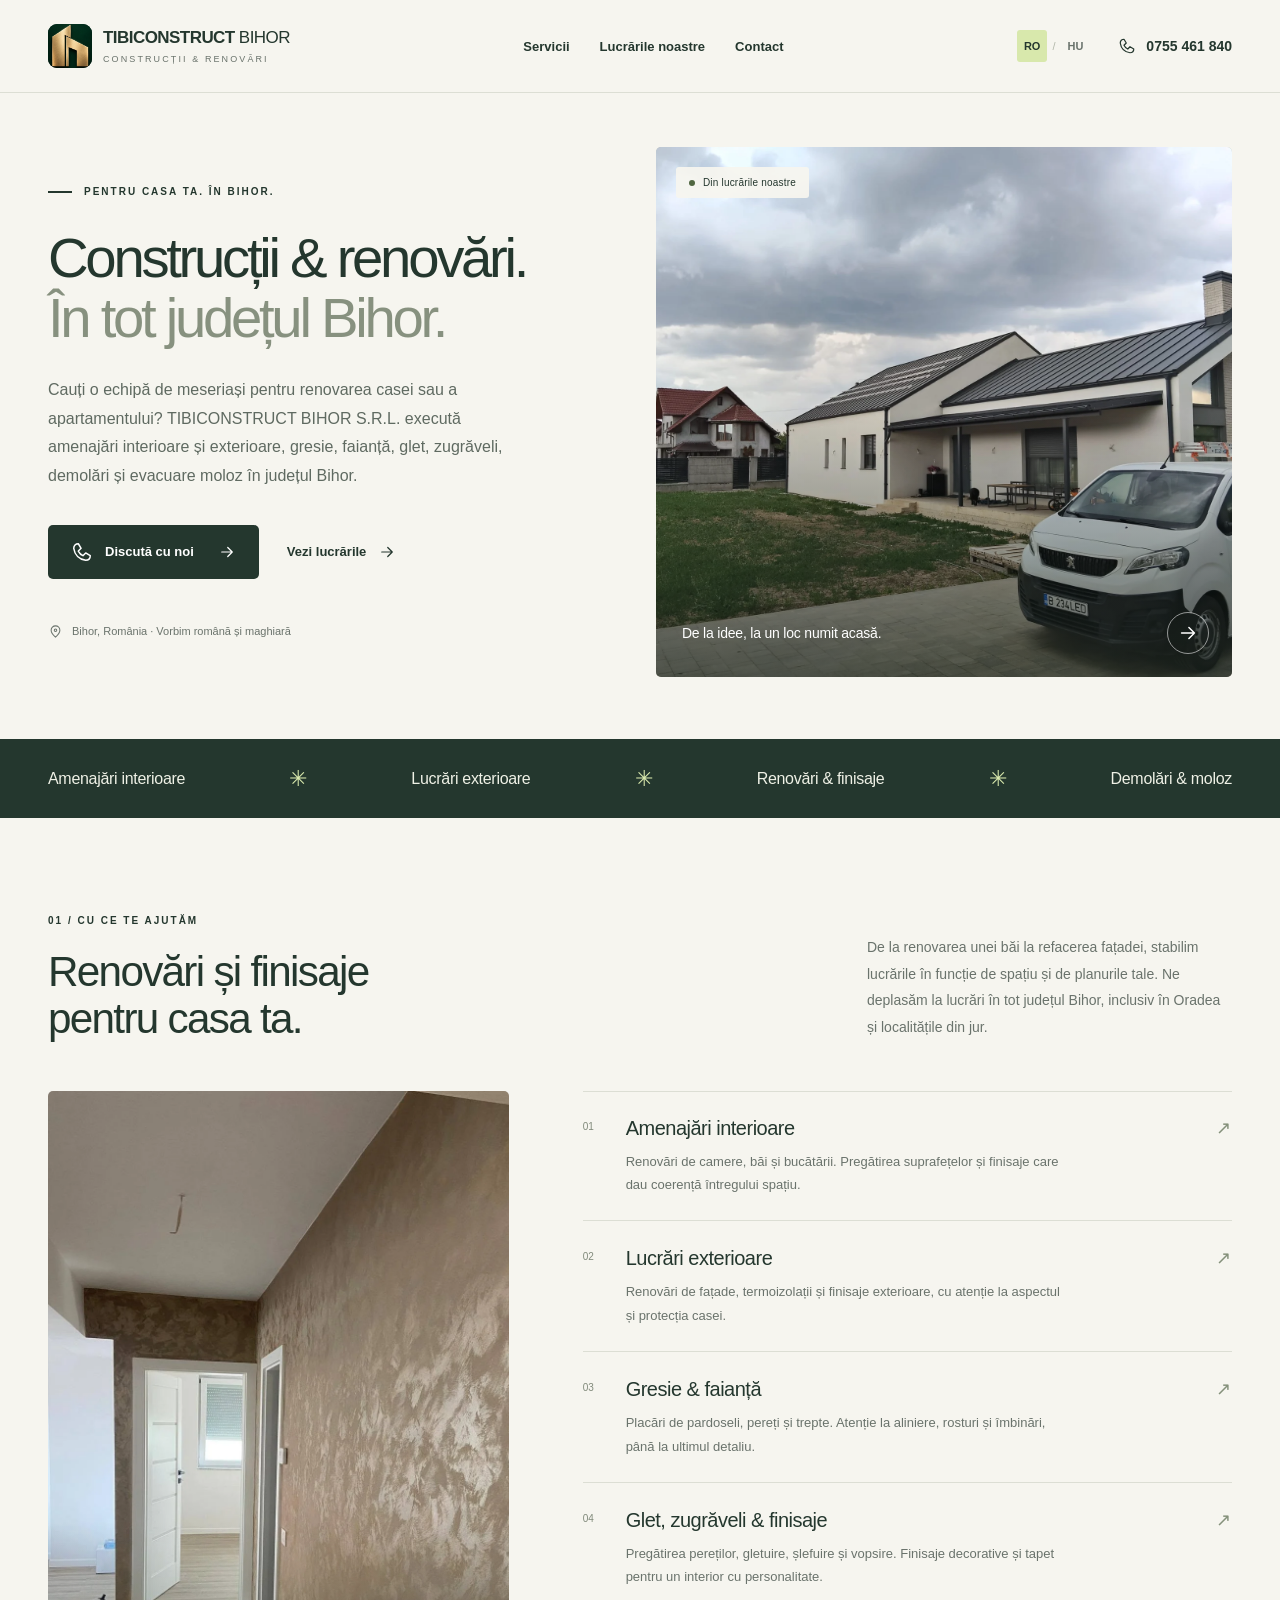
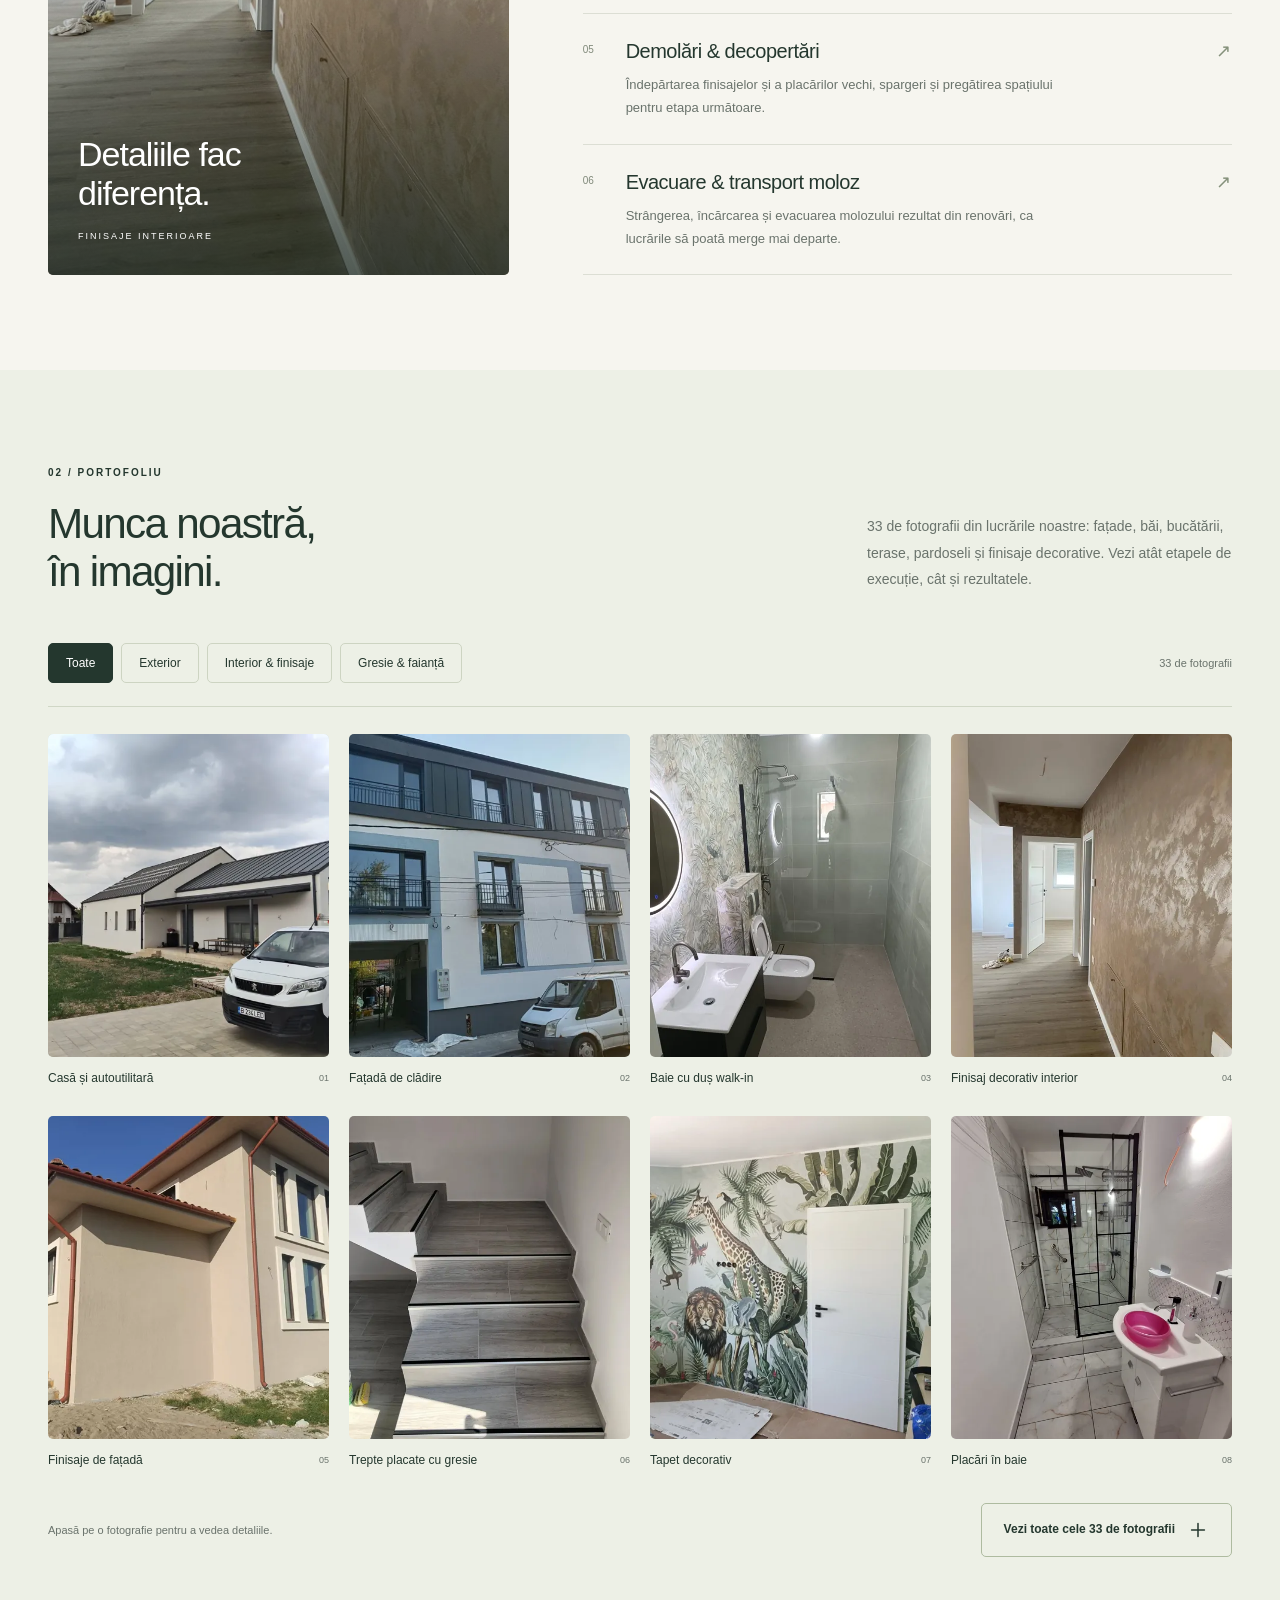
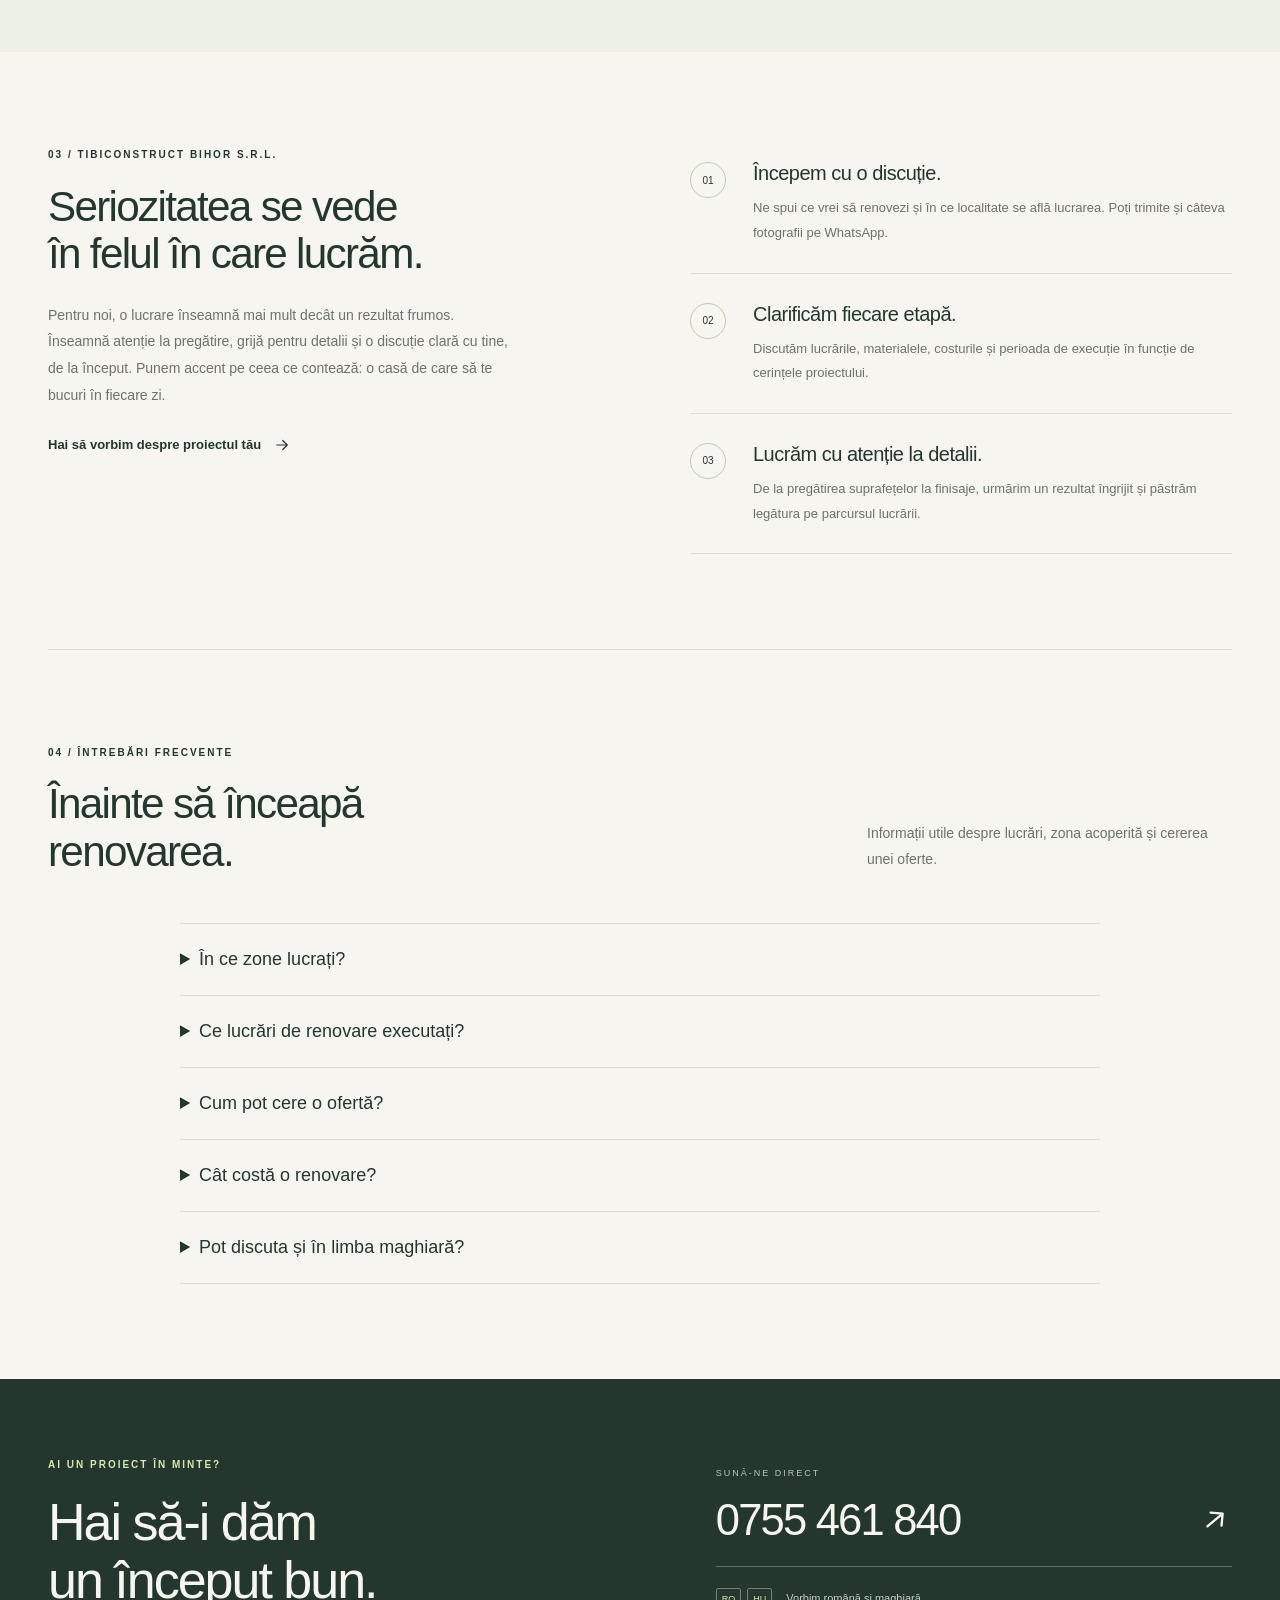
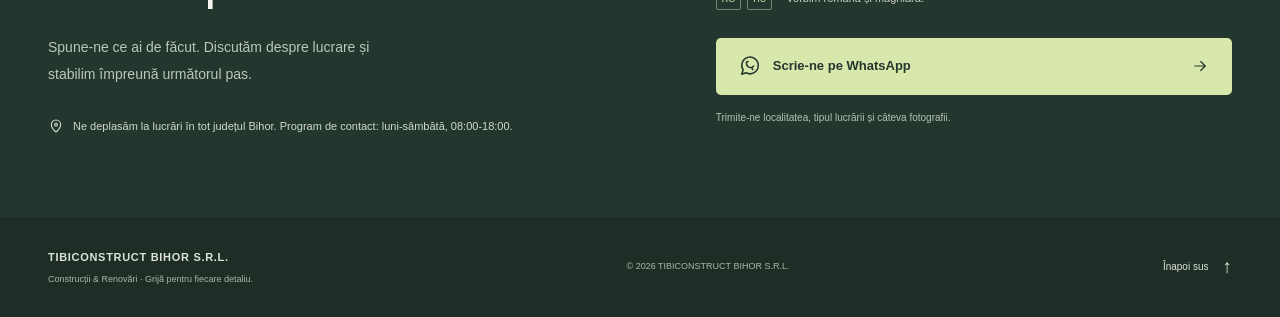
<file: index.html>
<!doctype html>
<html lang="ro">
<head>
  <meta charset="utf-8">
  <meta name="viewport" content="width=device-width, initial-scale=1">
  <meta name="theme-color" content="#24372e">
  <title>Construcții și renovări Bihor | TIBICONSTRUCT BIHOR</title>
  <meta name="description" content="Renovări în tot județul Bihor: amenajări interioare și exterioare, gresie, faianță, glet, zugrăveli și demolări. Vezi lucrările. Sună: 0755 461 840.">
  <meta property="og:title" content="Construcții și renovări Bihor | TIBICONSTRUCT BIHOR">
  <meta property="og:description" content="Renovări în tot județul Bihor: amenajări interioare și exterioare, gresie, faianță, glet, zugrăveli și demolări. Vezi lucrările. Sună: 0755 461 840.">
  <meta property="og:type" content="website">
  <meta property="og:locale" content="ro_RO">
  <meta property="og:locale:alternate" content="hu_HU">
  <meta property="og:image" content="https://pascuitiberiu.github.io/tibiconstruct-bihor/work-01.webp">
  <meta property="og:url" content="https://pascuitiberiu.github.io/tibiconstruct-bihor/">
  <link rel="canonical" href="https://pascuitiberiu.github.io/tibiconstruct-bihor/">
  <link rel="icon" href="brand-gold-v4.webp" type="image/webp">
  <link rel="preload" as="image" href="work-01.webp">
  <link rel="stylesheet" href="styles.css?v=logo5">
  <script src="photos.js?v=33" defer></script>
  <script src="app.js?v=seo2" defer></script>
  <script type="application/ld+json">{"@context": "https://schema.org", "@graph": [{"@type": "HomeAndConstructionBusiness", "@id": "https://pascuitiberiu.github.io/tibiconstruct-bihor/#company", "name": "TIBICONSTRUCT BIHOR S.R.L.", "url": "https://pascuitiberiu.github.io/tibiconstruct-bihor/", "telephone": "+40755461840", "image": "https://pascuitiberiu.github.io/tibiconstruct-bihor/work-01.webp", "logo": "https://pascuitiberiu.github.io/tibiconstruct-bihor/brand-gold-v4.webp", "areaServed": {"@type": "AdministrativeArea", "name": "Bihor, România"}, "knowsLanguage": ["ro", "hu"], "description": "Renovări în tot județul Bihor: amenajări interioare și exterioare, gresie, faianță, glet, zugrăveli și demolări. Vezi lucrările. Sună: 0755 461 840.", "hasOfferCatalog": {"@type": "OfferCatalog", "name": "Servicii / Szolgáltatások", "itemListElement": [{"@type": "Offer", "itemOffered": {"@type": "Service", "name": "Amenajări interioare", "description": "Renovări de camere, băi și bucătării. Pregătirea suprafețelor și finisaje care dau coerență întregului spațiu.", "areaServed": {"@type": "AdministrativeArea", "name": "Bihor, România"}}}, {"@type": "Offer", "itemOffered": {"@type": "Service", "name": "Lucrări exterioare", "description": "Renovări de fațade, termoizolații și finisaje exterioare, cu atenție la aspectul și protecția casei.", "areaServed": {"@type": "AdministrativeArea", "name": "Bihor, România"}}}, {"@type": "Offer", "itemOffered": {"@type": "Service", "name": "Gresie & faianță", "description": "Placări de pardoseli, pereți și trepte. Atenție la aliniere, rosturi și îmbinări, până la ultimul detaliu.", "areaServed": {"@type": "AdministrativeArea", "name": "Bihor, România"}}}, {"@type": "Offer", "itemOffered": {"@type": "Service", "name": "Glet, zugrăveli & finisaje", "description": "Pregătirea pereților, gletuire, șlefuire și vopsire. Finisaje decorative și tapet pentru un interior cu personalitate.", "areaServed": {"@type": "AdministrativeArea", "name": "Bihor, România"}}}, {"@type": "Offer", "itemOffered": {"@type": "Service", "name": "Demolări & decopertări", "description": "Îndepărtarea finisajelor și a placărilor vechi, spargeri și pregătirea spațiului pentru etapa următoare.", "areaServed": {"@type": "AdministrativeArea", "name": "Bihor, România"}}}, {"@type": "Offer", "itemOffered": {"@type": "Service", "name": "Evacuare & transport moloz", "description": "Strângerea, încărcarea și evacuarea molozului rezultat din renovări, ca lucrările să poată merge mai departe.", "areaServed": {"@type": "AdministrativeArea", "name": "Bihor, România"}}}]}, "openingHoursSpecification": {"@type": "OpeningHoursSpecification", "dayOfWeek": ["Monday", "Tuesday", "Wednesday", "Thursday", "Friday", "Saturday"], "opens": "08:00", "closes": "18:00"}}, {"@type": "WebPage", "@id": "https://pascuitiberiu.github.io/tibiconstruct-bihor/#webpage", "url": "https://pascuitiberiu.github.io/tibiconstruct-bihor/", "name": "Construcții și renovări Bihor | TIBICONSTRUCT BIHOR", "inLanguage": "ro", "about": {"@id": "https://pascuitiberiu.github.io/tibiconstruct-bihor/#company"}}]}</script>
<link rel="alternate" hreflang="ro" href="https://pascuitiberiu.github.io/tibiconstruct-bihor/"><link rel="alternate" hreflang="hu" href="https://pascuitiberiu.github.io/tibiconstruct-bihor/hu.html"><link rel="alternate" hreflang="x-default" href="https://pascuitiberiu.github.io/tibiconstruct-bihor/"><meta name="google-site-verification" content="sbTuwsCFwWC_OXNdfY-lcqjUby7at1sxFHqVlZcpsYw"><meta name="robots" content="index,follow,max-image-preview:large"></head>
<body>
  <a href="#main" class="skip-link" data-t="skip">Sari la conținut</a>
  <svg class="svg-defs" xmlns="http://www.w3.org/2000/svg" aria-hidden="true"><defs>
    <symbol id="i-arrow" viewbox="0 0 24 24"><path d="M5 12h14m-6-6 6 6-6 6"></path></symbol>
    <symbol id="i-phone" viewbox="0 0 24 24"><path d="m8 3 3 5-3 3c1.5 3 2.5 4 5 5l3-3 5 3c0 3-2 5-5 5C9 20 4 15 3 8c0-3 2-5 5-5Z"></path></symbol>
    <symbol id="i-chat" viewbox="0 0 24 24"><path d="M21 11.5a9 9 0 0 1-13.5 7.8L3 21l1.5-4.8A9 9 0 1 1 21 11.5Z"></path><path d="M8 8c0 4 2 6 6 6l2-2m-8-4 2-1m4 7 1 2"></path></symbol>
    <symbol id="i-location" viewbox="0 0 24 24"><path d="M19 10c0 5-7 11-7 11S5 15 5 10a7 7 0 1 1 14 0Z"></path><circle cx="12" cy="10" r="2"></circle></symbol>
    <symbol id="i-plus" viewbox="0 0 24 24"><path d="M12 5v14M5 12h14"></path></symbol>
    <symbol id="i-close" viewbox="0 0 24 24"><path d="m6 6 12 12M6 18 18 6"></path></symbol>
    <symbol id="i-check" viewbox="0 0 24 24"><path d="m5 12 4 4L19 6"></path></symbol>
  </defs></svg>

  <header class="site-header">
    <div class="container header-inner">
      <a class="brand" href="#" aria-label="TIBICONSTRUCT BIHOR — Acasă">
        <span class="brand-icon brand-emblem" aria-hidden="true"><img src="brand-gold-v4.webp" alt="" width="1254" height="1254"></span>
        <span><strong>TIBICONSTRUCT <span>BIHOR</span></strong><small data-t="brandSub">CONSTRUCȚII &amp; RENOVĂRI</small></span>
      </a>
      <nav class="desktop-nav" aria-label="Navigație principală" data-aria="navLabel">
        <a href="#servicii" data-t="navServices">Servicii</a><a href="#lucrari" data-t="navWork">Lucrările noastre</a><a href="#contact" data-t="navContact">Contact</a>
      </nav>
      <div class="header-actions">
        <div class="languages" role="group" aria-label="Limba / Nyelv"><a data-lang="ro" lang="ro" aria-label="Română" href="./" hreflang="ro" aria-current="page">RO</a><span>/</span><a data-lang="hu" lang="hu" aria-label="Magyar" href="hu.html" hreflang="hu">HU</a></div>
        <a class="header-phone" href="tel:+40755461840"><svg class="icon"><use href="#i-phone"></use></svg><span>0755 461 840</span></a>
      </div>
    </div>
  </header>

  <main id="main">
    <section class="hero container">
      <div class="hero-copy">
        <div class="eyebrow"><span class="tiny-line"></span><span data-t="heroEyebrow">PENTRU CASA TA. ÎN BIHOR.</span></div>
        <h1><span data-t="heroTitle1">Construcții &amp; renovări.</span><br><span class="muted-title" data-t="heroTitle2">În tot județul Bihor.</span></h1>
        <p class="hero-description" data-t="heroDescription">Cauți o echipă de meseriași pentru renovarea casei sau a apartamentului? TIBICONSTRUCT BIHOR S.R.L. execută amenajări interioare și exterioare, gresie, faianță, glet, zugrăveli, demolări și evacuare moloz în județul Bihor.</p>
        <div class="hero-buttons"><a href="tel:+40755461840" class="button button-dark"><svg class="icon"><use href="#i-phone"></use></svg><span data-t="heroCall">Discută cu noi</span><svg class="icon arrow"><use href="#i-arrow"></use></svg></a><a href="#lucrari" class="text-link"><span data-t="heroWork">Vezi lucrările</span><svg class="icon"><use href="#i-arrow"></use></svg></a></div>
        <div class="hero-footnote"><svg class="icon"><use href="#i-location"></use></svg><span data-t="heroFootnote">Bihor, România · Vorbim română și maghiară</span></div>
      </div>
      <figure class="hero-visual">
        <img src="work-01.webp" alt="Casă renovată și autoutilitară albă" data-alt="heroAlt" width="1800" height="1350" fetchpriority="high">
        <span class="image-tag"><span class="status-dot"></span><span data-t="heroImageTag">Din lucrările noastre</span></span>
        <figcaption><span data-t="heroCaption">De la idee, la un loc numit acasă.</span><a href="#lucrari" aria-label="Vezi galeria" data-aria="galleryLink"><svg class="icon"><use href="#i-arrow"></use></svg></a></figcaption>
      </figure>
    </section>

    <div class="scope-strip"><div class="container scope-inner"><span data-t="scope1">Amenajări interioare</span><span class="star" aria-hidden="true">✳</span><span data-t="scope2">Lucrări exterioare</span><span class="star" aria-hidden="true">✳</span><span data-t="scope3">Renovări &amp; finisaje</span><span class="star" aria-hidden="true">✳</span><span data-t="scope4">Demolări &amp; moloz</span></div></div>

    <section class="services section container" id="servicii">
      <div class="section-heading"><div><p class="eyebrow" data-t="servicesEyebrow">01 / CU CE TE AJUTĂM</p><h2 data-t="servicesTitle">Renovări și finisaje<br>pentru casa ta.</h2></div><p class="section-intro" data-t="servicesIntro">De la renovarea unei băi la refacerea fațadei, stabilim lucrările în funcție de spațiu și de planurile tale. Ne deplasăm la lucrări în tot județul Bihor, inclusiv în Oradea și localitățile din jur.</p></div>
      <div class="services-layout">
        <figure class="service-picture"><img src="work-04.webp" alt="Finisaj decorativ și pardoseală într-un hol" data-alt="servicesAlt" width="1200" height="1600" loading="lazy"><figcaption><span data-t="servicesCaption">Detaliile fac diferența.</span><span class="picture-label" data-t="servicesCaptionSmall">FINISAJE INTERIOARE</span></figcaption></figure>
        <div class="service-list">
          <article class="service-row"><span class="service-number">01</span><div><h3 data-t="service1Title">Amenajări interioare</h3><p data-t="service1Text">Renovări de camere, băi și bucătării. Pregătirea suprafețelor și finisaje care dau coerență întregului spațiu.</p></div><span class="row-mark" aria-hidden="true">↗</span></article>
          <article class="service-row"><span class="service-number">02</span><div><h3 data-t="service2Title">Lucrări exterioare</h3><p data-t="service2Text">Renovări de fațade, termoizolații și finisaje exterioare, cu atenție la aspectul și protecția casei.</p></div><span class="row-mark" aria-hidden="true">↗</span></article>
          <article class="service-row"><span class="service-number">03</span><div><h3 data-t="service3Title">Gresie &amp; faianță</h3><p data-t="service3Text">Placări de pardoseli, pereți și trepte. Atenție la aliniere, rosturi și îmbinări, până la ultimul detaliu.</p></div><span class="row-mark" aria-hidden="true">↗</span></article>
          <article class="service-row"><span class="service-number">04</span><div><h3 data-t="service4Title">Glet, zugrăveli &amp; finisaje</h3><p data-t="service4Text">Pregătirea pereților, gletuire, șlefuire și vopsire. Finisaje decorative și tapet pentru un interior cu personalitate.</p></div><span class="row-mark" aria-hidden="true">↗</span></article>
          <article class="service-row"><span class="service-number">05</span><div><h3 data-t="service5Title">Demolări &amp; decopertări</h3><p data-t="service5Text">Îndepărtarea finisajelor și a placărilor vechi, spargeri și pregătirea spațiului pentru etapa următoare.</p></div><span class="row-mark" aria-hidden="true">↗</span></article>
          <article class="service-row"><span class="service-number">06</span><div><h3 data-t="service6Title">Evacuare &amp; transport moloz</h3><p data-t="service6Text">Strângerea, încărcarea și evacuarea molozului rezultat din renovări, ca lucrările să poată merge mai departe.</p></div><span class="row-mark" aria-hidden="true">↗</span></article>
        </div>
      </div>
    </section>

    <section class="portfolio section" id="lucrari"><div class="container">
      <div class="section-heading"><div><p class="eyebrow" data-t="workEyebrow">02 / PORTOFOLIU</p><h2 data-t="workTitle">Munca noastră,<br>în imagini.</h2></div><p class="section-intro" data-t="workIntro">33 de fotografii din lucrările noastre: fațade, băi, bucătării, terase, pardoseli și finisaje decorative. Vezi atât etapele de execuție, cât și rezultatele.</p></div>
      <div class="gallery-toolbar"><div class="filters" role="group" aria-label="Filtrează fotografiile" data-aria="filterLabel"><button type="button" data-filter="all" aria-pressed="true" data-t="filterAll">Toate</button><button type="button" data-filter="exterior" aria-pressed="false" data-t="filterExterior">Exterior</button><button type="button" data-filter="interior" aria-pressed="false" data-t="filterInterior">Interior &amp; finisaje</button><button type="button" data-filter="tiles" aria-pressed="false" data-t="filterTiles">Gresie &amp; faianță</button></div><p id="photo-count" class="photo-count" aria-live="polite">33 de fotografii</p></div>
      <div class="gallery-grid" id="gallery"><figure class="gallery-item"><a href="work-01.webp" aria-label="Casă și autoutilitară"><img src="work-01-thumb.webp" alt="Casă și autoutilitară" width="2048" height="1536" loading="lazy" decoding="async"></a><figcaption><span>Casă și autoutilitară</span><span>01</span></figcaption></figure><figure class="gallery-item"><a href="work-02.webp" aria-label="Fațadă de clădire"><img src="work-02-thumb.webp" alt="Fațadă de clădire" width="2048" height="1536" loading="lazy" decoding="async"></a><figcaption><span>Fațadă de clădire</span><span>02</span></figcaption></figure><figure class="gallery-item"><a href="work-03.webp" aria-label="Baie cu duș walk-in"><img src="work-03-thumb.webp" alt="Baie cu duș walk-in" width="1536" height="2048" loading="lazy" decoding="async"></a><figcaption><span>Baie cu duș walk-in</span><span>03</span></figcaption></figure><figure class="gallery-item"><a href="work-04.webp" aria-label="Finisaj decorativ interior"><img src="work-04-thumb.webp" alt="Finisaj decorativ interior" width="1200" height="1600" loading="lazy" decoding="async"></a><figcaption><span>Finisaj decorativ interior</span><span>04</span></figcaption></figure><figure class="gallery-item"><a href="work-05.webp" aria-label="Finisaje de fațadă"><img src="work-05-thumb.webp" alt="Finisaje de fațadă" width="2048" height="1536" loading="lazy" decoding="async"></a><figcaption><span>Finisaje de fațadă</span><span>05</span></figcaption></figure><figure class="gallery-item"><a href="work-06.webp" aria-label="Trepte placate cu gresie"><img src="work-06-thumb.webp" alt="Trepte placate cu gresie" width="1200" height="1600" loading="lazy" decoding="async"></a><figcaption><span>Trepte placate cu gresie</span><span>06</span></figcaption></figure><figure class="gallery-item"><a href="work-07.webp" aria-label="Tapet decorativ"><img src="work-07-thumb.webp" alt="Tapet decorativ" width="2048" height="1536" loading="lazy" decoding="async"></a><figcaption><span>Tapet decorativ</span><span>07</span></figcaption></figure><figure class="gallery-item"><a href="work-08.webp" aria-label="Placări în baie"><img src="work-08-thumb.webp" alt="Placări în baie" width="1500" height="2000" loading="lazy" decoding="async"></a><figcaption><span>Placări în baie</span><span>08</span></figcaption></figure><figure class="gallery-item"><a href="work-09.webp" aria-label="Termoizolație în lucru"><img src="work-09-thumb.webp" alt="Termoizolație în lucru" width="2048" height="1536" loading="lazy" decoding="async"></a><figcaption><span>Termoizolație în lucru</span><span>09</span></figcaption></figure><figure class="gallery-item"><a href="work-10.webp" aria-label="Lucrări exterioare pe schelă"><img src="work-10-thumb.webp" alt="Lucrări exterioare pe schelă" width="2048" height="1536" loading="lazy" decoding="async"></a><figcaption><span>Lucrări exterioare pe schelă</span><span>10</span></figcaption></figure><figure class="gallery-item"><a href="work-11.webp" aria-label="Fațadă și intrare"><img src="work-11-thumb.webp" alt="Fațadă și intrare" width="2048" height="1536" loading="lazy" decoding="async"></a><figcaption><span>Fațadă și intrare</span><span>11</span></figcaption></figure><figure class="gallery-item"><a href="work-12.webp" aria-label="Detalii de fațadă"><img src="work-12-thumb.webp" alt="Detalii de fațadă" width="2048" height="1536" loading="lazy" decoding="async"></a><figcaption><span>Detalii de fațadă</span><span>12</span></figcaption></figure><figure class="gallery-item"><a href="work-13.webp" aria-label="Lucrări la exteriorul casei"><img src="work-13-thumb.webp" alt="Lucrări la exteriorul casei" width="2048" height="1536" loading="lazy" decoding="async"></a><figcaption><span>Lucrări la exteriorul casei</span><span>13</span></figcaption></figure><figure class="gallery-item"><a href="work-14.webp" aria-label="Renovare la exterior"><img src="work-14-thumb.webp" alt="Renovare la exterior" width="1600" height="1200" loading="lazy" decoding="async"></a><figcaption><span>Renovare la exterior</span><span>14</span></figcaption></figure><figure class="gallery-item"><a href="work-15.webp" aria-label="Plafon de terasă"><img src="work-15-thumb.webp" alt="Plafon de terasă" width="720" height="960" loading="lazy" decoding="async"></a><figcaption><span>Plafon de terasă</span><span>15</span></figcaption></figure><figure class="gallery-item"><a href="work-16.webp" aria-label="Montaj de gresie"><img src="work-16-thumb.webp" alt="Montaj de gresie" width="1200" height="1600" loading="lazy" decoding="async"></a><figcaption><span>Montaj de gresie</span><span>16</span></figcaption></figure><figure class="gallery-item"><a href="work-17.webp" aria-label="Gresie și faianță în bucătărie"><img src="work-17-thumb.webp" alt="Gresie și faianță în bucătărie" width="1200" height="1600" loading="lazy" decoding="async"></a><figcaption><span>Gresie și faianță în bucătărie</span><span>17</span></figcaption></figure><figure class="gallery-item"><a href="work-18.webp" aria-label="Pardoseală și scară interioară"><img src="work-18-thumb.webp" alt="Pardoseală și scară interioară" width="900" height="1600" loading="lazy" decoding="async"></a><figcaption><span>Pardoseală și scară interioară</span><span>18</span></figcaption></figure><figure class="gallery-item"><a href="work-19.webp" aria-label="Baie cu gresie și faianță"><img src="work-19-thumb.webp" alt="Baie cu gresie și faianță" width="1536" height="2048" loading="lazy" decoding="async"></a><figcaption><span>Baie cu gresie și faianță</span><span>19</span></figcaption></figure><figure class="gallery-item"><a href="work-20.webp" aria-label="Placare de pardoseală în lucru"><img src="work-20-thumb.webp" alt="Placare de pardoseală în lucru" width="1200" height="1600" loading="lazy" decoding="async"></a><figcaption><span>Placare de pardoseală în lucru</span><span>20</span></figcaption></figure><figure class="gallery-item"><a href="work-21.webp" aria-label="Detaliu de trepte"><img src="work-21-thumb.webp" alt="Detaliu de trepte" width="1200" height="1600" loading="lazy" decoding="async"></a><figcaption><span>Detaliu de trepte</span><span>21</span></figcaption></figure><figure class="gallery-item"><a href="work-22.webp" aria-label="Detalii de placare lângă cadă"><img src="work-22-thumb.webp" alt="Detalii de placare lângă cadă" width="900" height="1600" loading="lazy" decoding="async"></a><figcaption><span>Detalii de placare lângă cadă</span><span>22</span></figcaption></figure><figure class="gallery-item"><a href="work-23.webp" aria-label="Faianță decorativă și duș"><img src="work-23-thumb.webp" alt="Faianță decorativă și duș" width="1536" height="2048" loading="lazy" decoding="async"></a><figcaption><span>Faianță decorativă și duș</span><span>23</span></figcaption></figure><figure class="gallery-item"><a href="work-24.webp" aria-label="Faianță de bucătărie"><img src="work-24-thumb.webp" alt="Faianță de bucătărie" width="1200" height="1600" loading="lazy" decoding="async"></a><figcaption><span>Faianță de bucătărie</span><span>24</span></figcaption></figure><figure class="gallery-item"><a href="work-25.webp" aria-label="Tapet cu motive botanice"><img src="work-25-thumb.webp" alt="Tapet cu motive botanice" width="2048" height="1536" loading="lazy" decoding="async"></a><figcaption><span>Tapet cu motive botanice</span><span>25</span></figcaption></figure><figure class="gallery-item"><a href="work-26.webp" aria-label="Pardoseală cu gresie"><img src="work-26-thumb.webp" alt="Pardoseală cu gresie" width="1152" height="2048" loading="lazy" decoding="async"></a><figcaption><span>Pardoseală cu gresie</span><span>26</span></figcaption></figure><figure class="gallery-item"><a href="work-27.webp" aria-label="Montaj de plăci ceramice"><img src="work-27-thumb.webp" alt="Montaj de plăci ceramice" width="1536" height="2048" loading="lazy" decoding="async"></a><figcaption><span>Montaj de plăci ceramice</span><span>27</span></figcaption></figure><figure class="gallery-item"><a href="work-28.webp" aria-label="Placare de perete în lucru"><img src="work-28-thumb.webp" alt="Placare de perete în lucru" width="1536" height="2048" loading="lazy" decoding="async"></a><figcaption><span>Placare de perete în lucru</span><span>28</span></figcaption></figure><figure class="gallery-item"><a href="work-29.webp" aria-label="Lucrări de fațadă în desfășurare"><img src="work-29-thumb.webp" alt="Lucrări de fațadă în desfășurare" width="960" height="720" loading="lazy" decoding="async"></a><figcaption><span>Lucrări de fațadă în desfășurare</span><span>29</span></figcaption></figure><figure class="gallery-item"><a href="work-30.webp" aria-label="Placări exterioare în jurul piscinei"><img src="work-30-thumb.webp" alt="Placări exterioare în jurul piscinei" width="1200" height="1600" loading="lazy" decoding="async"></a><figcaption><span>Placări exterioare în jurul piscinei</span><span>30</span></figcaption></figure><figure class="gallery-item"><a href="work-31.webp" aria-label="Renovare de fațadă"><img src="work-31-thumb.webp" alt="Renovare de fațadă" width="720" height="960" loading="lazy" decoding="async"></a><figcaption><span>Renovare de fațadă</span><span>31</span></figcaption></figure><figure class="gallery-item"><a href="work-32.webp" aria-label="Fațadă renovată"><img src="work-32-thumb.webp" alt="Fațadă renovată" width="528" height="960" loading="lazy" decoding="async"></a><figcaption><span>Fațadă renovată</span><span>32</span></figcaption></figure><figure class="gallery-item"><a href="work-33.webp" aria-label="Terasă placată lângă piscină"><img src="work-33-thumb.webp" alt="Terasă placată lângă piscină" width="1200" height="1600" loading="lazy" decoding="async"></a><figcaption><span>Terasă placată lângă piscină</span><span>33</span></figcaption></figure></div>
      <div class="gallery-bottom"><p data-t="galleryHint">Apasă pe o fotografie pentru a vedea detaliile.</p><button type="button" class="button button-outline" id="show-more" hidden=""><span data-t="showAll">Vezi toate cele 33 de fotografii</span><svg class="icon"><use href="#i-plus"></use></svg></button></div>
    </div></section>

    <section class="about section container" id="despre">
      <div class="about-heading"><p class="eyebrow" data-t="aboutEyebrow">03 / TIBICONSTRUCT BIHOR S.R.L.</p><h2 data-t="aboutTitle">Seriozitatea se vede<br>în felul în care lucrăm.</h2><p data-t="aboutText">Pentru noi, o lucrare înseamnă mai mult decât un rezultat frumos. Înseamnă atenție la pregătire, grijă pentru detalii și o discuție clară cu tine, de la început. Punem accent pe ceea ce contează: o casă de care să te bucuri în fiecare zi.</p><a href="#contact" class="text-link"><span data-t="aboutCta">Hai să vorbim despre proiectul tău</span><svg class="icon"><use href="#i-arrow"></use></svg></a></div>
      <div class="steps"><article class="step"><span>01</span><div><h3 data-t="step1Title">Începem cu o discuție.</h3><p data-t="step1Text">Ne spui ce vrei să renovezi și în ce localitate se află lucrarea. Poți trimite și câteva fotografii pe WhatsApp.</p></div></article><article class="step"><span>02</span><div><h3 data-t="step2Title">Clarificăm fiecare etapă.</h3><p data-t="step2Text">Discutăm lucrările, materialele, costurile și perioada de execuție în funcție de cerințele proiectului.</p></div></article><article class="step"><span>03</span><div><h3 data-t="step3Title">Lucrăm cu atenție la detalii.</h3><p data-t="step3Text">De la pregătirea suprafețelor la finisaje, urmărim un rezultat îngrijit și păstrăm legătura pe parcursul lucrării.</p></div></article></div>
    </section>

    <section class="faq-section section container" id="intrebari"><div class="section-heading"><div><p class="eyebrow" data-t="faqEyebrow">04 / ÎNTREBĂRI FRECVENTE</p><h2 data-t="faqTitle">Înainte să înceapă<br>renovarea.</h2></div><p class="section-intro" data-t="faqIntro">Informații utile despre lucrări, zona acoperită și cererea unei oferte.</p></div><div class="faq-list"><details><summary data-t="faqQ1">În ce zone lucrați?</summary><p data-t="faqA1">Lucrăm în tot județul Bihor, inclusiv în Oradea și localitățile din jur. Spune-ne localitatea și tipul lucrării, iar noi discutăm cu tine detaliile și disponibilitatea.</p></details><details><summary data-t="faqQ2">Ce lucrări de renovare executați?</summary><p data-t="faqA2">Executăm renovări interioare și exterioare, montaj de gresie și faianță, glet, zugrăveli, finisaje decorative, lucrări la fațade și termoizolații. Putem include demolările, decopertările și evacuarea molozului în lucrările stabilite împreună.</p></details><details><summary data-t="faqQ3">Cum pot cere o ofertă?</summary><p data-t="faqA3">Sună la 0755 461 840 sau trimite pe WhatsApp localitatea, câteva fotografii, suprafața aproximativă și ce dorești să renovezi. Clarificăm lucrările înainte de a stabili costurile și perioada de execuție.</p></details><details><summary data-t="faqQ4">Cât costă o renovare?</summary><p data-t="faqA4">Costul depinde de suprafață, starea suportului, pregătirea necesară, materialele alese și complexitatea lucrării. Discutăm concret aceste detalii pentru o ofertă potrivită proiectului tău.</p></details><details><summary data-t="faqQ5">Pot discuta și în limba maghiară?</summary><p data-t="faqA5">Da. Vorbim română și maghiară, atât la telefon, cât și în discuțiile despre lucrare.</p></details></div></section><section class="contact" id="contact"><div class="container contact-inner">
      <div class="contact-copy"><p class="eyebrow" data-t="contactEyebrow">AI UN PROIECT ÎN MINTE?</p><h2 data-t="contactTitle">Hai să-i dăm<br>un început bun.</h2><p data-t="contactText">Spune-ne ce ai de făcut. Discutăm despre lucrare și stabilim împreună următorul pas.</p><div class="contact-area"><svg class="icon"><use href="#i-location"></use></svg><span data-t="contactArea">Ne deplasăm la lucrări în tot județul Bihor. Program de contact: luni-sâmbătă, 08:00-18:00.</span></div></div>
      <div class="contact-details"><p class="contact-label" data-t="contactPhoneLabel">SUNĂ-NE DIRECT</p><a class="big-phone" href="tel:+40755461840">0755 461 840<svg class="icon"><use href="#i-arrow"></use></svg></a><div class="contact-languages"><span>RO</span><span>HU</span><p data-t="contactLanguages">Vorbim română și maghiară.</p></div><a class="button button-lime whatsapp-link" href="https://wa.me/40755461840" target="_blank" rel="noopener noreferrer"><svg class="icon"><use href="#i-chat"></use></svg><span data-t="contactWhatsApp">Scrie-ne pe WhatsApp</span><svg class="icon arrow"><use href="#i-arrow"></use></svg></a><p class="contact-note" data-t="contactNote">Trimite-ne localitatea, tipul lucrării și câteva fotografii.</p></div>
    </div></section>
  </main>

  <footer class="site-footer"><div class="container footer-inner"><div><strong>TIBICONSTRUCT BIHOR S.R.L.</strong><p data-t="footerTagline">Construcții &amp; Renovări · Grijă pentru fiecare detaliu.</p></div><p class="copyright">© 2026 TIBICONSTRUCT BIHOR S.R.L.</p><a href="#" class="back-top"><span data-t="backTop">Înapoi sus</span><span aria-hidden="true">↑</span></a></div></footer>
  <div class="mobile-contact"><a href="tel:+40755461840"><svg class="icon"><use href="#i-phone"></use></svg><span data-t="mobileCall">Sună acum</span></a><a class="whatsapp-link" href="https://wa.me/40755461840" target="_blank" rel="noopener noreferrer"><svg class="icon"><use href="#i-chat"></use></svg><span>WhatsApp</span></a></div>
  <dialog id="lightbox" class="lightbox" aria-label="Galerie foto" data-aria="lightboxLabel"><div class="lightbox-top"><span id="lightbox-count"></span><button class="icon-button" id="lightbox-close" type="button" aria-label="Închide galeria" data-aria="closeLabel"><svg class="icon"><use href="#i-close"></use></svg></button></div><div class="lightbox-stage"><button class="icon-button lightbox-prev" id="lightbox-prev" type="button" aria-label="Fotografia anterioară" data-aria="prevLabel"><svg class="icon"><use href="#i-arrow"></use></svg></button><img id="lightbox-image" alt=""><button class="icon-button lightbox-next" id="lightbox-next" type="button" aria-label="Fotografia următoare" data-aria="nextLabel"><svg class="icon"><use href="#i-arrow"></use></svg></button></div><p id="lightbox-caption"></p></dialog>
</body>
</html>
</file>
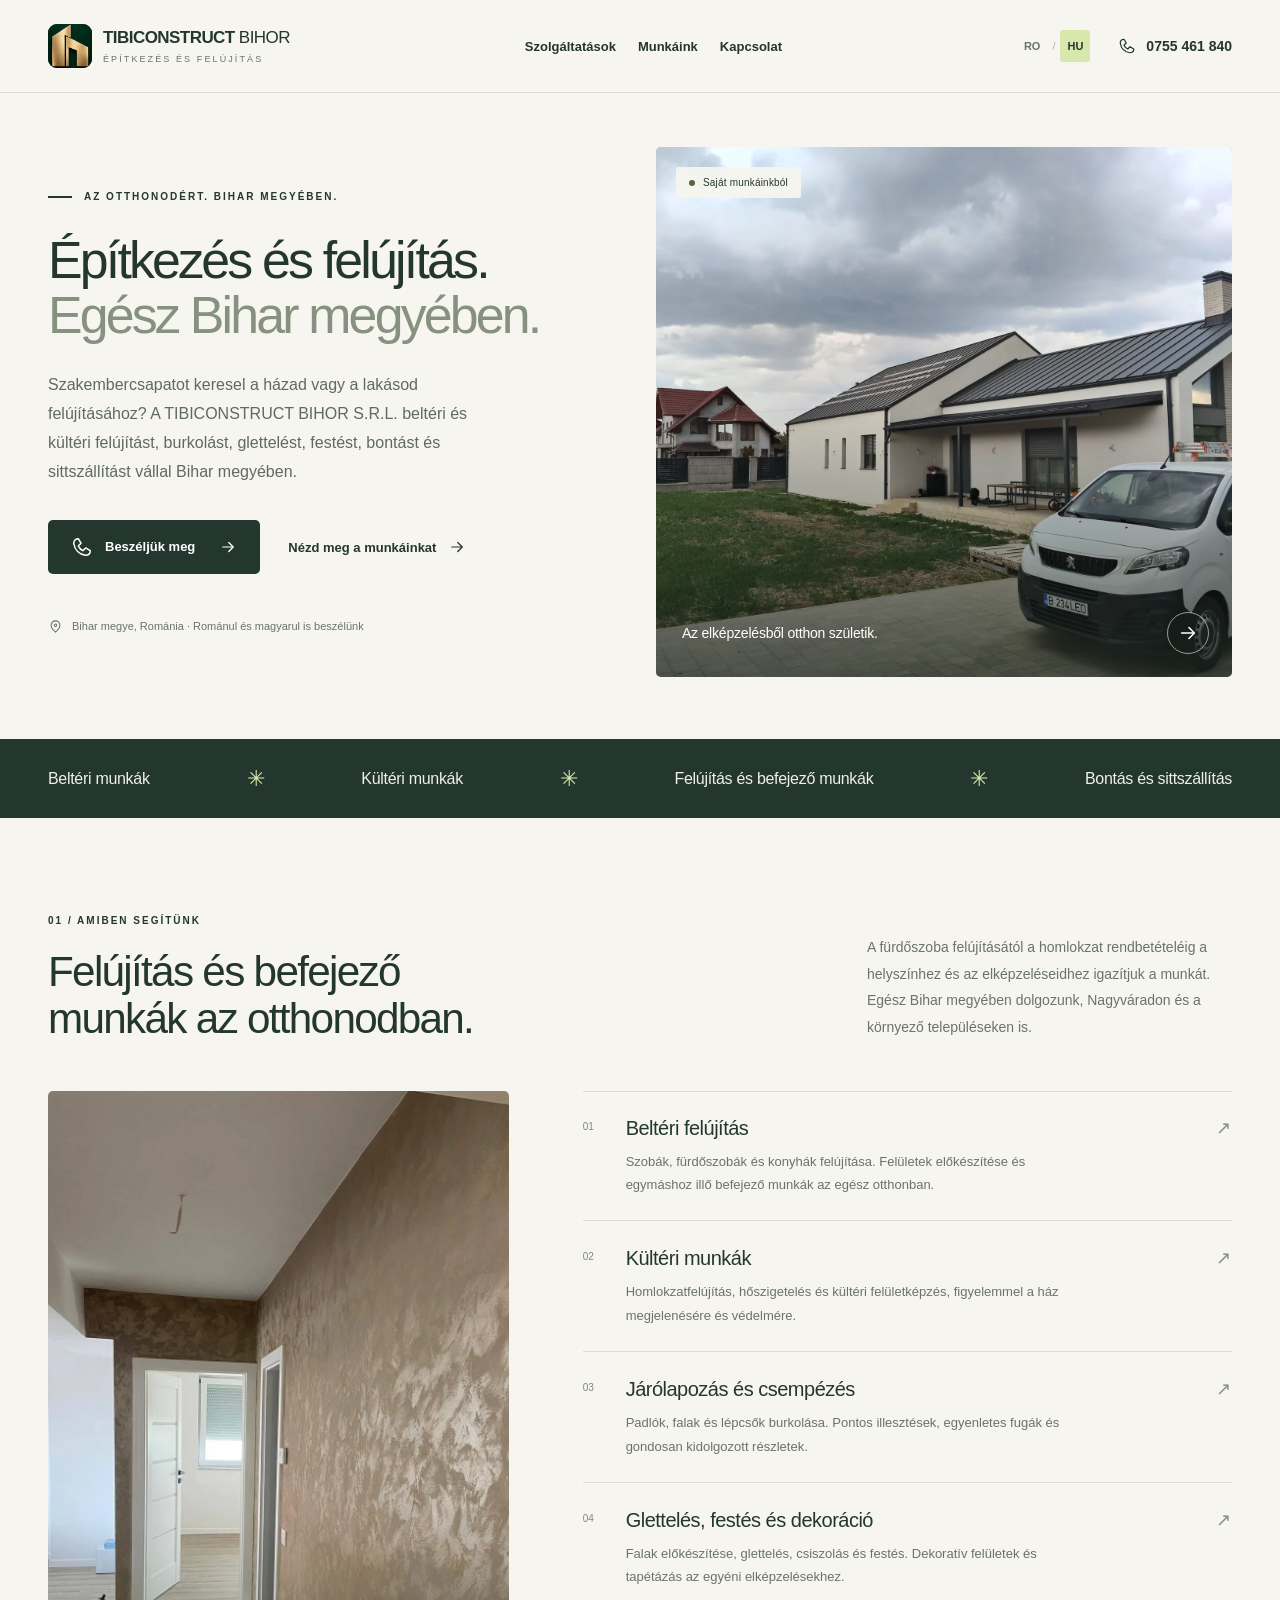
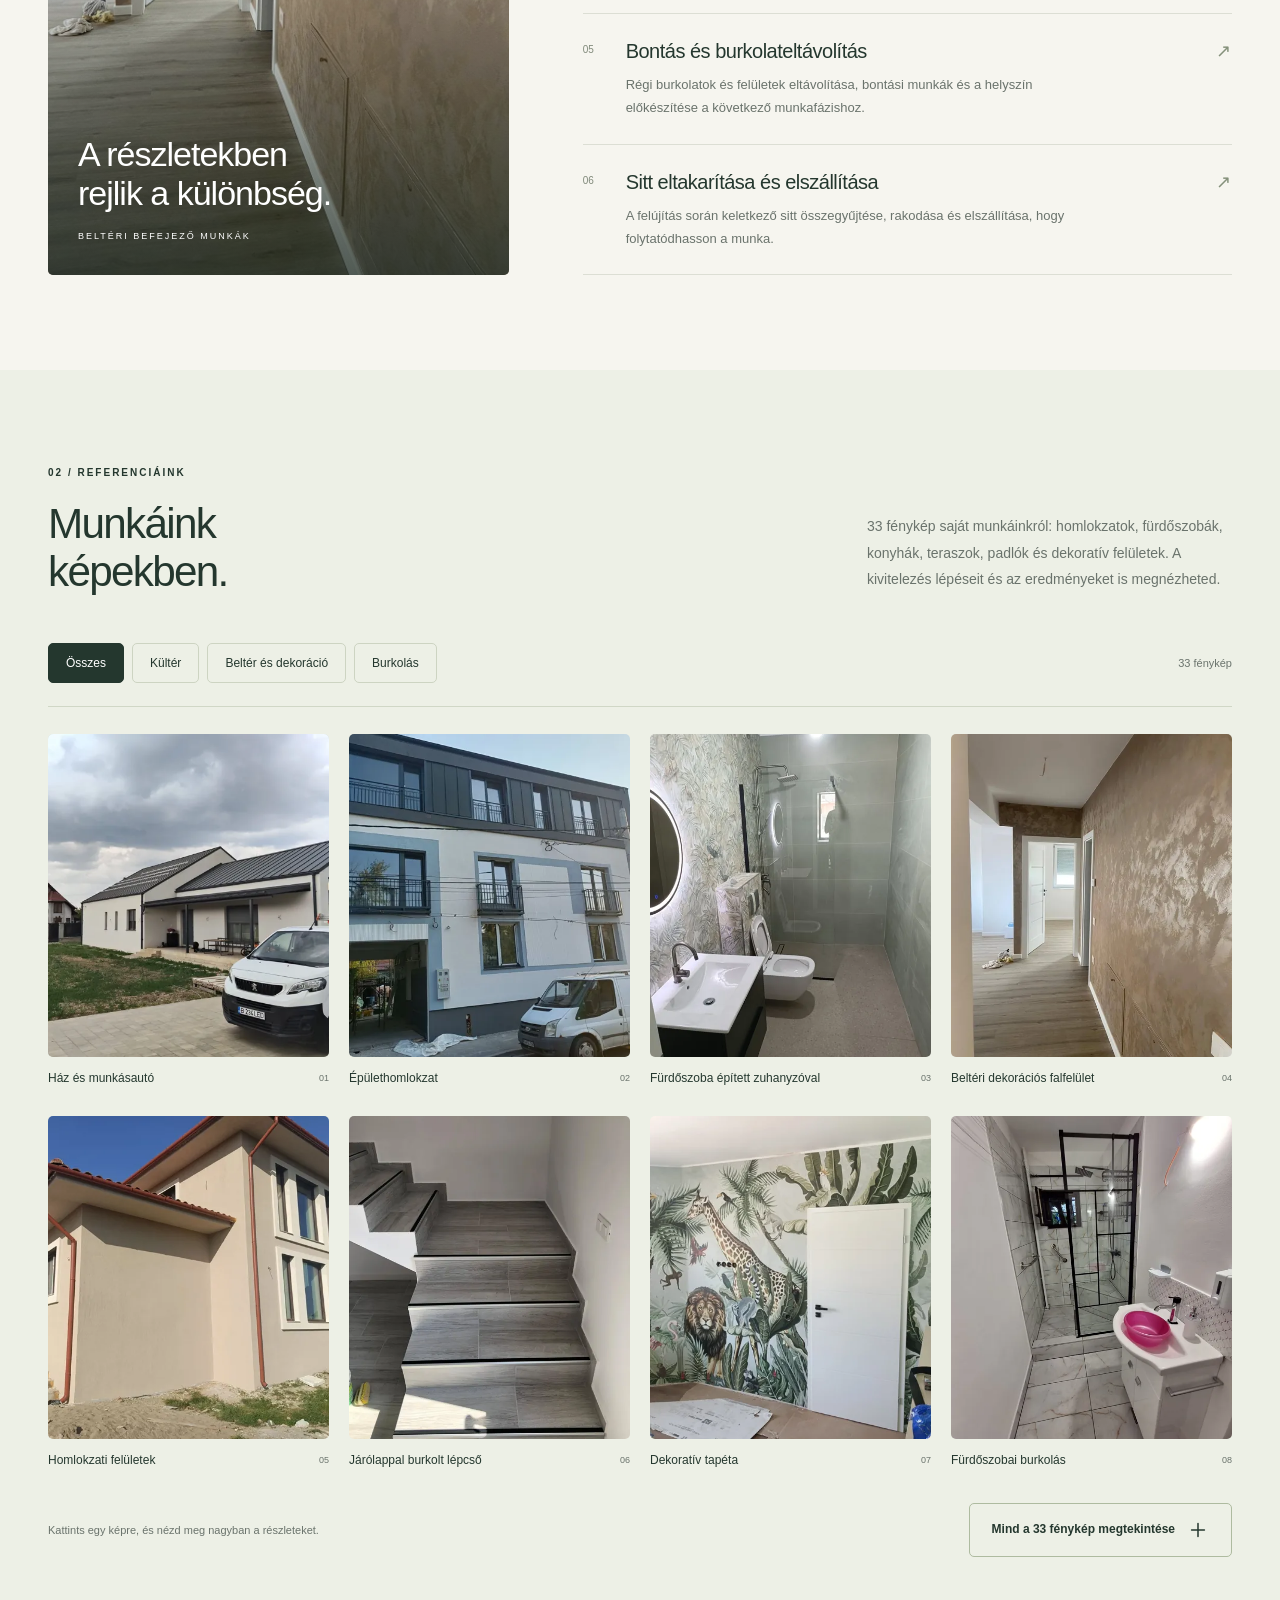
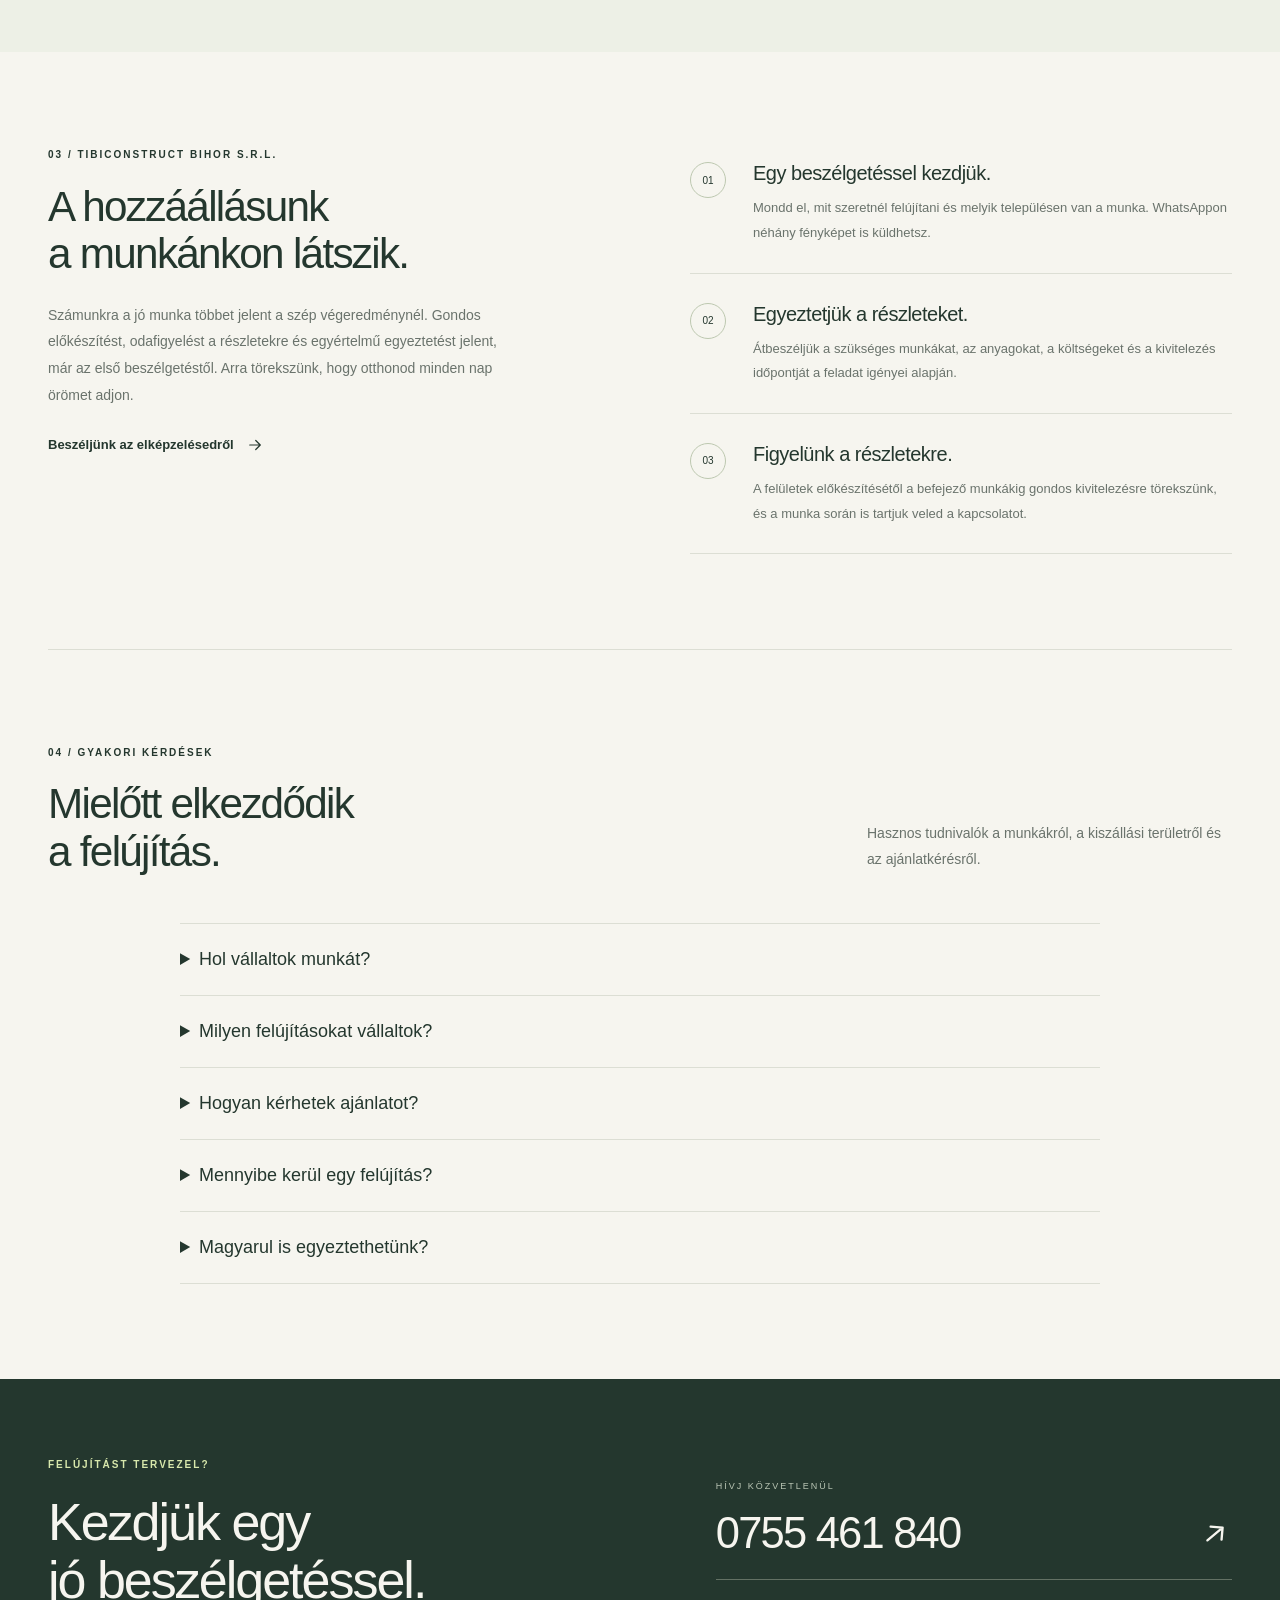
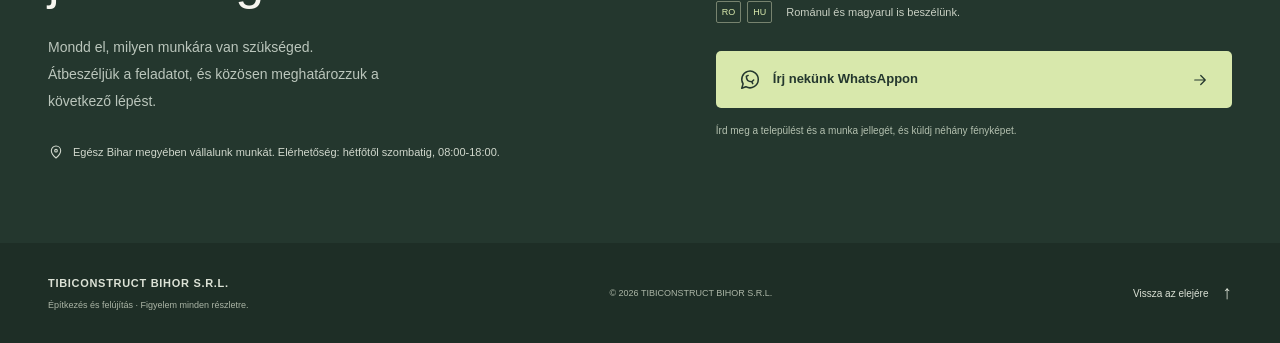
<file: hu.html>
<!doctype html>
<html lang="hu">
<head>
  <meta charset="utf-8">
  <meta name="viewport" content="width=device-width, initial-scale=1">
  <meta name="theme-color" content="#24372e">
  <title>Felújítás Bihar megyében | TIBICONSTRUCT BIHOR</title>
  <meta name="description" content="Beltéri és kültéri felújítás egész Bihar megyében. Burkolás, glettelés, festés, homlokzatfelújítás, bontás és sittszállítás. Telefon: 0755 461 840.">
  <meta property="og:title" content="Felújítás Bihar megyében | TIBICONSTRUCT BIHOR">
  <meta property="og:description" content="Beltéri és kültéri felújítás egész Bihar megyében. Burkolás, glettelés, festés, homlokzatfelújítás, bontás és sittszállítás. Telefon: 0755 461 840.">
  <meta property="og:type" content="website">
  <meta property="og:locale" content="hu_HU">
  <meta property="og:locale:alternate" content="ro_RO">
  <meta property="og:image" content="https://pascuitiberiu.github.io/tibiconstruct-bihor/work-01.webp">
  <meta property="og:url" content="https://pascuitiberiu.github.io/tibiconstruct-bihor/hu.html">
  <link rel="canonical" href="https://pascuitiberiu.github.io/tibiconstruct-bihor/hu.html">
  <link rel="icon" href="brand-gold-v4.webp" type="image/webp">
  <link rel="preload" as="image" href="work-01.webp">
  <link rel="stylesheet" href="styles.css?v=logo5">
  <script src="photos.js?v=33" defer></script>
  <script src="app.js?v=seo2" defer></script>
  <script type="application/ld+json">{"@context": "https://schema.org", "@graph": [{"@type": "HomeAndConstructionBusiness", "@id": "https://pascuitiberiu.github.io/tibiconstruct-bihor/#company", "name": "TIBICONSTRUCT BIHOR S.R.L.", "url": "https://pascuitiberiu.github.io/tibiconstruct-bihor/", "telephone": "+40755461840", "image": "https://pascuitiberiu.github.io/tibiconstruct-bihor/work-01.webp", "logo": "https://pascuitiberiu.github.io/tibiconstruct-bihor/brand-gold-v4.webp", "areaServed": {"@type": "AdministrativeArea", "name": "Bihor, România"}, "knowsLanguage": ["ro", "hu"], "description": "Beltéri és kültéri felújítás egész Bihar megyében. Burkolás, glettelés, festés, homlokzatfelújítás, bontás és sittszállítás. Telefon: 0755 461 840.", "hasOfferCatalog": {"@type": "OfferCatalog", "name": "Servicii / Szolgáltatások", "itemListElement": [{"@type": "Offer", "itemOffered": {"@type": "Service", "name": "Beltéri felújítás", "description": "Szobák, fürdőszobák és konyhák felújítása. Felületek előkészítése és egymáshoz illő befejező munkák az egész otthonban.", "areaServed": {"@type": "AdministrativeArea", "name": "Bihor, România"}}}, {"@type": "Offer", "itemOffered": {"@type": "Service", "name": "Kültéri munkák", "description": "Homlokzatfelújítás, hőszigetelés és kültéri felületképzés, figyelemmel a ház megjelenésére és védelmére.", "areaServed": {"@type": "AdministrativeArea", "name": "Bihor, România"}}}, {"@type": "Offer", "itemOffered": {"@type": "Service", "name": "Járólapozás és csempézés", "description": "Padlók, falak és lépcsők burkolása. Pontos illesztések, egyenletes fugák és gondosan kidolgozott részletek.", "areaServed": {"@type": "AdministrativeArea", "name": "Bihor, România"}}}, {"@type": "Offer", "itemOffered": {"@type": "Service", "name": "Glettelés, festés és dekoráció", "description": "Falak előkészítése, glettelés, csiszolás és festés. Dekoratív felületek és tapétázás az egyéni elképzelésekhez.", "areaServed": {"@type": "AdministrativeArea", "name": "Bihor, România"}}}, {"@type": "Offer", "itemOffered": {"@type": "Service", "name": "Bontás és burkolateltávolítás", "description": "Régi burkolatok és felületek eltávolítása, bontási munkák és a helyszín előkészítése a következő munkafázishoz.", "areaServed": {"@type": "AdministrativeArea", "name": "Bihor, România"}}}, {"@type": "Offer", "itemOffered": {"@type": "Service", "name": "Sitt eltakarítása és elszállítása", "description": "A felújítás során keletkező sitt összegyűjtése, rakodása és elszállítása, hogy folytatódhasson a munka.", "areaServed": {"@type": "AdministrativeArea", "name": "Bihor, România"}}}]}, "openingHoursSpecification": {"@type": "OpeningHoursSpecification", "dayOfWeek": ["Monday", "Tuesday", "Wednesday", "Thursday", "Friday", "Saturday"], "opens": "08:00", "closes": "18:00"}}, {"@type": "WebPage", "@id": "https://pascuitiberiu.github.io/tibiconstruct-bihor/hu.html#webpage", "url": "https://pascuitiberiu.github.io/tibiconstruct-bihor/hu.html", "name": "Felújítás Bihar megyében | TIBICONSTRUCT BIHOR", "inLanguage": "hu", "about": {"@id": "https://pascuitiberiu.github.io/tibiconstruct-bihor/#company"}}]}</script>
<link rel="alternate" hreflang="ro" href="https://pascuitiberiu.github.io/tibiconstruct-bihor/"><link rel="alternate" hreflang="hu" href="https://pascuitiberiu.github.io/tibiconstruct-bihor/hu.html"><link rel="alternate" hreflang="x-default" href="https://pascuitiberiu.github.io/tibiconstruct-bihor/"><meta name="google-site-verification" content="sbTuwsCFwWC_OXNdfY-lcqjUby7at1sxFHqVlZcpsYw"><meta name="robots" content="index,follow,max-image-preview:large"></head>
<body>
  <a href="#main" class="skip-link" data-t="skip">Ugrás a tartalomhoz</a>
  <svg class="svg-defs" xmlns="http://www.w3.org/2000/svg" aria-hidden="true"><defs>
    <symbol id="i-arrow" viewbox="0 0 24 24"><path d="M5 12h14m-6-6 6 6-6 6"></path></symbol>
    <symbol id="i-phone" viewbox="0 0 24 24"><path d="m8 3 3 5-3 3c1.5 3 2.5 4 5 5l3-3 5 3c0 3-2 5-5 5C9 20 4 15 3 8c0-3 2-5 5-5Z"></path></symbol>
    <symbol id="i-chat" viewbox="0 0 24 24"><path d="M21 11.5a9 9 0 0 1-13.5 7.8L3 21l1.5-4.8A9 9 0 1 1 21 11.5Z"></path><path d="M8 8c0 4 2 6 6 6l2-2m-8-4 2-1m4 7 1 2"></path></symbol>
    <symbol id="i-location" viewbox="0 0 24 24"><path d="M19 10c0 5-7 11-7 11S5 15 5 10a7 7 0 1 1 14 0Z"></path><circle cx="12" cy="10" r="2"></circle></symbol>
    <symbol id="i-plus" viewbox="0 0 24 24"><path d="M12 5v14M5 12h14"></path></symbol>
    <symbol id="i-close" viewbox="0 0 24 24"><path d="m6 6 12 12M6 18 18 6"></path></symbol>
    <symbol id="i-check" viewbox="0 0 24 24"><path d="m5 12 4 4L19 6"></path></symbol>
  </defs></svg>

  <header class="site-header">
    <div class="container header-inner">
      <a class="brand" href="#" aria-label="TIBICONSTRUCT BIHOR — Kezdőlap">
        <span class="brand-icon brand-emblem" aria-hidden="true"><img src="brand-gold-v4.webp" alt="" width="1254" height="1254"></span>
        <span><strong>TIBICONSTRUCT <span>BIHOR</span></strong><small data-t="brandSub">ÉPÍTKEZÉS ÉS FELÚJÍTÁS</small></span>
      </a>
      <nav class="desktop-nav" aria-label="Fő navigáció" data-aria="navLabel">
        <a href="#servicii" data-t="navServices">Szolgáltatások</a><a href="#lucrari" data-t="navWork">Munkáink</a><a href="#contact" data-t="navContact">Kapcsolat</a>
      </nav>
      <div class="header-actions">
        <div class="languages" role="group" aria-label="Limba / Nyelv"><a data-lang="ro" lang="ro" aria-label="Română" href="./" hreflang="ro">RO</a><span>/</span><a data-lang="hu" lang="hu" aria-label="Magyar" href="hu.html" hreflang="hu" aria-current="page">HU</a></div>
        <a class="header-phone" href="tel:+40755461840"><svg class="icon"><use href="#i-phone"></use></svg><span>0755 461 840</span></a>
      </div>
    </div>
  </header>

  <main id="main">
    <section class="hero container">
      <div class="hero-copy">
        <div class="eyebrow"><span class="tiny-line"></span><span data-t="heroEyebrow">AZ OTTHONODÉRT. BIHAR MEGYÉBEN.</span></div>
        <h1><span data-t="heroTitle1">Építkezés és felújítás.</span><br><span class="muted-title" data-t="heroTitle2">Egész Bihar megyében.</span></h1>
        <p class="hero-description" data-t="heroDescription">Szakembercsapatot keresel a házad vagy a lakásod felújításához? A TIBICONSTRUCT BIHOR S.R.L. beltéri és kültéri felújítást, burkolást, glettelést, festést, bontást és sittszállítást vállal Bihar megyében.</p>
        <div class="hero-buttons"><a href="tel:+40755461840" class="button button-dark"><svg class="icon"><use href="#i-phone"></use></svg><span data-t="heroCall">Beszéljük meg</span><svg class="icon arrow"><use href="#i-arrow"></use></svg></a><a href="#lucrari" class="text-link"><span data-t="heroWork">Nézd meg a munkáinkat</span><svg class="icon"><use href="#i-arrow"></use></svg></a></div>
        <div class="hero-footnote"><svg class="icon"><use href="#i-location"></use></svg><span data-t="heroFootnote">Bihar megye, Románia · Románul és magyarul is beszélünk</span></div>
      </div>
      <figure class="hero-visual">
        <img src="work-01.webp" alt="Felújított ház és fehér munkásautó" data-alt="heroAlt" width="1800" height="1350" fetchpriority="high">
        <span class="image-tag"><span class="status-dot"></span><span data-t="heroImageTag">Saját munkáinkból</span></span>
        <figcaption><span data-t="heroCaption">Az elképzelésből otthon születik.</span><a href="#lucrari" aria-label="Galéria megtekintése" data-aria="galleryLink"><svg class="icon"><use href="#i-arrow"></use></svg></a></figcaption>
      </figure>
    </section>

    <div class="scope-strip"><div class="container scope-inner"><span data-t="scope1">Beltéri munkák</span><span class="star" aria-hidden="true">✳</span><span data-t="scope2">Kültéri munkák</span><span class="star" aria-hidden="true">✳</span><span data-t="scope3">Felújítás és befejező munkák</span><span class="star" aria-hidden="true">✳</span><span data-t="scope4">Bontás és sittszállítás</span></div></div>

    <section class="services section container" id="servicii">
      <div class="section-heading"><div><p class="eyebrow" data-t="servicesEyebrow">01 / AMIBEN SEGÍTÜNK</p><h2 data-t="servicesTitle">Felújítás és befejező<br>munkák az otthonodban.</h2></div><p class="section-intro" data-t="servicesIntro">A fürdőszoba felújításától a homlokzat rendbetételéig a helyszínhez és az elképzeléseidhez igazítjuk a munkát. Egész Bihar megyében dolgozunk, Nagyváradon és a környező településeken is.</p></div>
      <div class="services-layout">
        <figure class="service-picture"><img src="work-04.webp" alt="Dekoratív fal és igényes padlóburkolat egy folyosón" data-alt="servicesAlt" width="1200" height="1600" loading="lazy"><figcaption><span data-t="servicesCaption">A részletekben rejlik a különbség.</span><span class="picture-label" data-t="servicesCaptionSmall">BELTÉRI BEFEJEZŐ MUNKÁK</span></figcaption></figure>
        <div class="service-list">
          <article class="service-row"><span class="service-number">01</span><div><h3 data-t="service1Title">Beltéri felújítás</h3><p data-t="service1Text">Szobák, fürdőszobák és konyhák felújítása. Felületek előkészítése és egymáshoz illő befejező munkák az egész otthonban.</p></div><span class="row-mark" aria-hidden="true">↗</span></article>
          <article class="service-row"><span class="service-number">02</span><div><h3 data-t="service2Title">Kültéri munkák</h3><p data-t="service2Text">Homlokzatfelújítás, hőszigetelés és kültéri felületképzés, figyelemmel a ház megjelenésére és védelmére.</p></div><span class="row-mark" aria-hidden="true">↗</span></article>
          <article class="service-row"><span class="service-number">03</span><div><h3 data-t="service3Title">Járólapozás és csempézés</h3><p data-t="service3Text">Padlók, falak és lépcsők burkolása. Pontos illesztések, egyenletes fugák és gondosan kidolgozott részletek.</p></div><span class="row-mark" aria-hidden="true">↗</span></article>
          <article class="service-row"><span class="service-number">04</span><div><h3 data-t="service4Title">Glettelés, festés és dekoráció</h3><p data-t="service4Text">Falak előkészítése, glettelés, csiszolás és festés. Dekoratív felületek és tapétázás az egyéni elképzelésekhez.</p></div><span class="row-mark" aria-hidden="true">↗</span></article>
          <article class="service-row"><span class="service-number">05</span><div><h3 data-t="service5Title">Bontás és burkolateltávolítás</h3><p data-t="service5Text">Régi burkolatok és felületek eltávolítása, bontási munkák és a helyszín előkészítése a következő munkafázishoz.</p></div><span class="row-mark" aria-hidden="true">↗</span></article>
          <article class="service-row"><span class="service-number">06</span><div><h3 data-t="service6Title">Sitt eltakarítása és elszállítása</h3><p data-t="service6Text">A felújítás során keletkező sitt összegyűjtése, rakodása és elszállítása, hogy folytatódhasson a munka.</p></div><span class="row-mark" aria-hidden="true">↗</span></article>
        </div>
      </div>
    </section>

    <section class="portfolio section" id="lucrari"><div class="container">
      <div class="section-heading"><div><p class="eyebrow" data-t="workEyebrow">02 / REFERENCIÁINK</p><h2 data-t="workTitle">Munkáink<br>képekben.</h2></div><p class="section-intro" data-t="workIntro">33 fénykép saját munkáinkról: homlokzatok, fürdőszobák, konyhák, teraszok, padlók és dekoratív felületek. A kivitelezés lépéseit és az eredményeket is megnézheted.</p></div>
      <div class="gallery-toolbar"><div class="filters" role="group" aria-label="Fotók szűrése" data-aria="filterLabel"><button type="button" data-filter="all" aria-pressed="true" data-t="filterAll">Összes</button><button type="button" data-filter="exterior" aria-pressed="false" data-t="filterExterior">Kültér</button><button type="button" data-filter="interior" aria-pressed="false" data-t="filterInterior">Beltér és dekoráció</button><button type="button" data-filter="tiles" aria-pressed="false" data-t="filterTiles">Burkolás</button></div><p id="photo-count" class="photo-count" aria-live="polite">33 fénykép</p></div>
      <div class="gallery-grid" id="gallery"><figure class="gallery-item"><a href="work-01.webp" aria-label="Ház és munkásautó"><img src="work-01-thumb.webp" alt="Ház és munkásautó" width="2048" height="1536" loading="lazy" decoding="async"></a><figcaption><span>Ház és munkásautó</span><span>01</span></figcaption></figure><figure class="gallery-item"><a href="work-02.webp" aria-label="Épülethomlokzat"><img src="work-02-thumb.webp" alt="Épülethomlokzat" width="2048" height="1536" loading="lazy" decoding="async"></a><figcaption><span>Épülethomlokzat</span><span>02</span></figcaption></figure><figure class="gallery-item"><a href="work-03.webp" aria-label="Fürdőszoba épített zuhanyzóval"><img src="work-03-thumb.webp" alt="Fürdőszoba épített zuhanyzóval" width="1536" height="2048" loading="lazy" decoding="async"></a><figcaption><span>Fürdőszoba épített zuhanyzóval</span><span>03</span></figcaption></figure><figure class="gallery-item"><a href="work-04.webp" aria-label="Beltéri dekorációs falfelület"><img src="work-04-thumb.webp" alt="Beltéri dekorációs falfelület" width="1200" height="1600" loading="lazy" decoding="async"></a><figcaption><span>Beltéri dekorációs falfelület</span><span>04</span></figcaption></figure><figure class="gallery-item"><a href="work-05.webp" aria-label="Homlokzati felületek"><img src="work-05-thumb.webp" alt="Homlokzati felületek" width="2048" height="1536" loading="lazy" decoding="async"></a><figcaption><span>Homlokzati felületek</span><span>05</span></figcaption></figure><figure class="gallery-item"><a href="work-06.webp" aria-label="Járólappal burkolt lépcső"><img src="work-06-thumb.webp" alt="Járólappal burkolt lépcső" width="1200" height="1600" loading="lazy" decoding="async"></a><figcaption><span>Járólappal burkolt lépcső</span><span>06</span></figcaption></figure><figure class="gallery-item"><a href="work-07.webp" aria-label="Dekoratív tapéta"><img src="work-07-thumb.webp" alt="Dekoratív tapéta" width="2048" height="1536" loading="lazy" decoding="async"></a><figcaption><span>Dekoratív tapéta</span><span>07</span></figcaption></figure><figure class="gallery-item"><a href="work-08.webp" aria-label="Fürdőszobai burkolás"><img src="work-08-thumb.webp" alt="Fürdőszobai burkolás" width="1500" height="2000" loading="lazy" decoding="async"></a><figcaption><span>Fürdőszobai burkolás</span><span>08</span></figcaption></figure><figure class="gallery-item"><a href="work-09.webp" aria-label="Hőszigetelés készítés közben"><img src="work-09-thumb.webp" alt="Hőszigetelés készítés közben" width="2048" height="1536" loading="lazy" decoding="async"></a><figcaption><span>Hőszigetelés készítés közben</span><span>09</span></figcaption></figure><figure class="gallery-item"><a href="work-10.webp" aria-label="Kültéri munka állványról"><img src="work-10-thumb.webp" alt="Kültéri munka állványról" width="2048" height="1536" loading="lazy" decoding="async"></a><figcaption><span>Kültéri munka állványról</span><span>10</span></figcaption></figure><figure class="gallery-item"><a href="work-11.webp" aria-label="Homlokzat és bejárat"><img src="work-11-thumb.webp" alt="Homlokzat és bejárat" width="2048" height="1536" loading="lazy" decoding="async"></a><figcaption><span>Homlokzat és bejárat</span><span>11</span></figcaption></figure><figure class="gallery-item"><a href="work-12.webp" aria-label="Homlokzati részletek"><img src="work-12-thumb.webp" alt="Homlokzati részletek" width="2048" height="1536" loading="lazy" decoding="async"></a><figcaption><span>Homlokzati részletek</span><span>12</span></figcaption></figure><figure class="gallery-item"><a href="work-13.webp" aria-label="Kültéri munkák a háznál"><img src="work-13-thumb.webp" alt="Kültéri munkák a háznál" width="2048" height="1536" loading="lazy" decoding="async"></a><figcaption><span>Kültéri munkák a háznál</span><span>13</span></figcaption></figure><figure class="gallery-item"><a href="work-14.webp" aria-label="Kültéri felújítás"><img src="work-14-thumb.webp" alt="Kültéri felújítás" width="1600" height="1200" loading="lazy" decoding="async"></a><figcaption><span>Kültéri felújítás</span><span>14</span></figcaption></figure><figure class="gallery-item"><a href="work-15.webp" aria-label="Teraszmennyezet"><img src="work-15-thumb.webp" alt="Teraszmennyezet" width="720" height="960" loading="lazy" decoding="async"></a><figcaption><span>Teraszmennyezet</span><span>15</span></figcaption></figure><figure class="gallery-item"><a href="work-16.webp" aria-label="Járólap lerakása"><img src="work-16-thumb.webp" alt="Járólap lerakása" width="1200" height="1600" loading="lazy" decoding="async"></a><figcaption><span>Járólap lerakása</span><span>16</span></figcaption></figure><figure class="gallery-item"><a href="work-17.webp" aria-label="Konyhai padló- és falburkolás"><img src="work-17-thumb.webp" alt="Konyhai padló- és falburkolás" width="1200" height="1600" loading="lazy" decoding="async"></a><figcaption><span>Konyhai padló- és falburkolás</span><span>17</span></figcaption></figure><figure class="gallery-item"><a href="work-18.webp" aria-label="Beltéri padló és lépcső"><img src="work-18-thumb.webp" alt="Beltéri padló és lépcső" width="900" height="1600" loading="lazy" decoding="async"></a><figcaption><span>Beltéri padló és lépcső</span><span>18</span></figcaption></figure><figure class="gallery-item"><a href="work-19.webp" aria-label="Csempézett fürdőszoba"><img src="work-19-thumb.webp" alt="Csempézett fürdőszoba" width="1536" height="2048" loading="lazy" decoding="async"></a><figcaption><span>Csempézett fürdőszoba</span><span>19</span></figcaption></figure><figure class="gallery-item"><a href="work-20.webp" aria-label="Padlóburkolás készítés közben"><img src="work-20-thumb.webp" alt="Padlóburkolás készítés közben" width="1200" height="1600" loading="lazy" decoding="async"></a><figcaption><span>Padlóburkolás készítés közben</span><span>20</span></figcaption></figure><figure class="gallery-item"><a href="work-21.webp" aria-label="Lépcsőburkolat részlete"><img src="work-21-thumb.webp" alt="Lépcsőburkolat részlete" width="1200" height="1600" loading="lazy" decoding="async"></a><figcaption><span>Lépcsőburkolat részlete</span><span>21</span></figcaption></figure><figure class="gallery-item"><a href="work-22.webp" aria-label="Burkolati részletek a kádnál"><img src="work-22-thumb.webp" alt="Burkolati részletek a kádnál" width="900" height="1600" loading="lazy" decoding="async"></a><figcaption><span>Burkolati részletek a kádnál</span><span>22</span></figcaption></figure><figure class="gallery-item"><a href="work-23.webp" aria-label="Dekoratív csempe és zuhanyzó"><img src="work-23-thumb.webp" alt="Dekoratív csempe és zuhanyzó" width="1536" height="2048" loading="lazy" decoding="async"></a><figcaption><span>Dekoratív csempe és zuhanyzó</span><span>23</span></figcaption></figure><figure class="gallery-item"><a href="work-24.webp" aria-label="Konyhai csempeburkolat"><img src="work-24-thumb.webp" alt="Konyhai csempeburkolat" width="1200" height="1600" loading="lazy" decoding="async"></a><figcaption><span>Konyhai csempeburkolat</span><span>24</span></figcaption></figure><figure class="gallery-item"><a href="work-25.webp" aria-label="Növényi mintás tapéta"><img src="work-25-thumb.webp" alt="Növényi mintás tapéta" width="2048" height="1536" loading="lazy" decoding="async"></a><figcaption><span>Növényi mintás tapéta</span><span>25</span></figcaption></figure><figure class="gallery-item"><a href="work-26.webp" aria-label="Járólapos padló"><img src="work-26-thumb.webp" alt="Járólapos padló" width="1152" height="2048" loading="lazy" decoding="async"></a><figcaption><span>Járólapos padló</span><span>26</span></figcaption></figure><figure class="gallery-item"><a href="work-27.webp" aria-label="Kerámialapok felrakása"><img src="work-27-thumb.webp" alt="Kerámialapok felrakása" width="1536" height="2048" loading="lazy" decoding="async"></a><figcaption><span>Kerámialapok felrakása</span><span>27</span></figcaption></figure><figure class="gallery-item"><a href="work-28.webp" aria-label="Falburkolás készítés közben"><img src="work-28-thumb.webp" alt="Falburkolás készítés közben" width="1536" height="2048" loading="lazy" decoding="async"></a><figcaption><span>Falburkolás készítés közben</span><span>28</span></figcaption></figure><figure class="gallery-item"><a href="work-29.webp" aria-label="Homlokzati munkák kivitelezés közben"><img src="work-29-thumb.webp" alt="Homlokzati munkák kivitelezés közben" width="960" height="720" loading="lazy" decoding="async"></a><figcaption><span>Homlokzati munkák kivitelezés közben</span><span>29</span></figcaption></figure><figure class="gallery-item"><a href="work-30.webp" aria-label="Kültéri burkolás a medence körül"><img src="work-30-thumb.webp" alt="Kültéri burkolás a medence körül" width="1200" height="1600" loading="lazy" decoding="async"></a><figcaption><span>Kültéri burkolás a medence körül</span><span>30</span></figcaption></figure><figure class="gallery-item"><a href="work-31.webp" aria-label="Épülethomlokzat felújítása"><img src="work-31-thumb.webp" alt="Épülethomlokzat felújítása" width="720" height="960" loading="lazy" decoding="async"></a><figcaption><span>Épülethomlokzat felújítása</span><span>31</span></figcaption></figure><figure class="gallery-item"><a href="work-32.webp" aria-label="Felújított épülethomlokzat"><img src="work-32-thumb.webp" alt="Felújított épülethomlokzat" width="528" height="960" loading="lazy" decoding="async"></a><figcaption><span>Felújított épülethomlokzat</span><span>32</span></figcaption></figure><figure class="gallery-item"><a href="work-33.webp" aria-label="Burkolt terasz a medence mellett"><img src="work-33-thumb.webp" alt="Burkolt terasz a medence mellett" width="1200" height="1600" loading="lazy" decoding="async"></a><figcaption><span>Burkolt terasz a medence mellett</span><span>33</span></figcaption></figure></div>
      <div class="gallery-bottom"><p data-t="galleryHint">Kattints egy képre, és nézd meg nagyban a részleteket.</p><button type="button" class="button button-outline" id="show-more" hidden=""><span data-t="showAll">Mind a 33 fénykép megtekintése</span><svg class="icon"><use href="#i-plus"></use></svg></button></div>
    </div></section>

    <section class="about section container" id="despre">
      <div class="about-heading"><p class="eyebrow" data-t="aboutEyebrow">03 / TIBICONSTRUCT BIHOR S.R.L.</p><h2 data-t="aboutTitle">A hozzáállásunk<br>a munkánkon látszik.</h2><p data-t="aboutText">Számunkra a jó munka többet jelent a szép végeredménynél. Gondos előkészítést, odafigyelést a részletekre és egyértelmű egyeztetést jelent, már az első beszélgetéstől. Arra törekszünk, hogy otthonod minden nap örömet adjon.</p><a href="#contact" class="text-link"><span data-t="aboutCta">Beszéljünk az elképzelésedről</span><svg class="icon"><use href="#i-arrow"></use></svg></a></div>
      <div class="steps"><article class="step"><span>01</span><div><h3 data-t="step1Title">Egy beszélgetéssel kezdjük.</h3><p data-t="step1Text">Mondd el, mit szeretnél felújítani és melyik településen van a munka. WhatsAppon néhány fényképet is küldhetsz.</p></div></article><article class="step"><span>02</span><div><h3 data-t="step2Title">Egyeztetjük a részleteket.</h3><p data-t="step2Text">Átbeszéljük a szükséges munkákat, az anyagokat, a költségeket és a kivitelezés időpontját a feladat igényei alapján.</p></div></article><article class="step"><span>03</span><div><h3 data-t="step3Title">Figyelünk a részletekre.</h3><p data-t="step3Text">A felületek előkészítésétől a befejező munkákig gondos kivitelezésre törekszünk, és a munka során is tartjuk veled a kapcsolatot.</p></div></article></div>
    </section>

    <section class="faq-section section container" id="intrebari"><div class="section-heading"><div><p class="eyebrow" data-t="faqEyebrow">04 / GYAKORI KÉRDÉSEK</p><h2 data-t="faqTitle">Mielőtt elkezdődik<br>a felújítás.</h2></div><p class="section-intro" data-t="faqIntro">Hasznos tudnivalók a munkákról, a kiszállási területről és az ajánlatkérésről.</p></div><div class="faq-list"><details><summary data-t="faqQ1">Hol vállaltok munkát?</summary><p data-t="faqA1">Egész Bihar megyében dolgozunk, Nagyváradon és a környező településeken is. Írd meg a települést és a munka jellegét, és egyeztetjük a részleteket, valamint a szabad időpontokat.</p></details><details><summary data-t="faqQ2">Milyen felújításokat vállaltok?</summary><p data-t="faqA2">Beltéri és kültéri felújítást, járólapozást, csempézést, glettelést, festést, dekorációs munkákat, homlokzatfelújítást és hőszigetelést vállalunk. Az egyeztetett munkába a bontás, a régi burkolat eltávolítása és a sitt elszállítása is beletartozhat.</p></details><details><summary data-t="faqQ3">Hogyan kérhetek ajánlatot?</summary><p data-t="faqA3">Hívd a 0755 461 840-es számot, vagy küldd el WhatsAppon a települést, néhány fényképet, a hozzávetőleges méretet és a felújítási elképzeléseidet. A költségeket és a kivitelezés időpontját a feladat részleteinek egyeztetése után határozzuk meg.</p></details><details><summary data-t="faqQ4">Mennyibe kerül egy felújítás?</summary><p data-t="faqA4">A költség függ a mérettől, a felületek állapotától, az előkészítéstől, a választott anyagoktól és a munka összetettségétől. Ezeket egyeztetjük, hogy az ajánlat a tényleges feladatra szóljon.</p></details><details><summary data-t="faqQ5">Magyarul is egyeztethetünk?</summary><p data-t="faqA5">Igen. Románul és magyarul is beszélünk, telefonon és a munkák egyeztetésekor egyaránt.</p></details></div></section><section class="contact" id="contact"><div class="container contact-inner">
      <div class="contact-copy"><p class="eyebrow" data-t="contactEyebrow">FELÚJÍTÁST TERVEZEL?</p><h2 data-t="contactTitle">Kezdjük egy<br>jó beszélgetéssel.</h2><p data-t="contactText">Mondd el, milyen munkára van szükséged. Átbeszéljük a feladatot, és közösen meghatározzuk a következő lépést.</p><div class="contact-area"><svg class="icon"><use href="#i-location"></use></svg><span data-t="contactArea">Egész Bihar megyében vállalunk munkát. Elérhetőség: hétfőtől szombatig, 08:00-18:00.</span></div></div>
      <div class="contact-details"><p class="contact-label" data-t="contactPhoneLabel">HÍVJ KÖZVETLENÜL</p><a class="big-phone" href="tel:+40755461840">0755 461 840<svg class="icon"><use href="#i-arrow"></use></svg></a><div class="contact-languages"><span>RO</span><span>HU</span><p data-t="contactLanguages">Románul és magyarul is beszélünk.</p></div><a class="button button-lime whatsapp-link" href="https://wa.me/40755461840" target="_blank" rel="noopener noreferrer"><svg class="icon"><use href="#i-chat"></use></svg><span data-t="contactWhatsApp">Írj nekünk WhatsAppon</span><svg class="icon arrow"><use href="#i-arrow"></use></svg></a><p class="contact-note" data-t="contactNote">Írd meg a települést és a munka jellegét, és küldj néhány fényképet.</p></div>
    </div></section>
  </main>

  <footer class="site-footer"><div class="container footer-inner"><div><strong>TIBICONSTRUCT BIHOR S.R.L.</strong><p data-t="footerTagline">Építkezés és felújítás · Figyelem minden részletre.</p></div><p class="copyright">© 2026 TIBICONSTRUCT BIHOR S.R.L.</p><a href="#" class="back-top"><span data-t="backTop">Vissza az elejére</span><span aria-hidden="true">↑</span></a></div></footer>
  <div class="mobile-contact"><a href="tel:+40755461840"><svg class="icon"><use href="#i-phone"></use></svg><span data-t="mobileCall">Hívás most</span></a><a class="whatsapp-link" href="https://wa.me/40755461840" target="_blank" rel="noopener noreferrer"><svg class="icon"><use href="#i-chat"></use></svg><span>WhatsApp</span></a></div>
  <dialog id="lightbox" class="lightbox" aria-label="Képgaléria" data-aria="lightboxLabel"><div class="lightbox-top"><span id="lightbox-count"></span><button class="icon-button" id="lightbox-close" type="button" aria-label="Galéria bezárása" data-aria="closeLabel"><svg class="icon"><use href="#i-close"></use></svg></button></div><div class="lightbox-stage"><button class="icon-button lightbox-prev" id="lightbox-prev" type="button" aria-label="Előző fénykép" data-aria="prevLabel"><svg class="icon"><use href="#i-arrow"></use></svg></button><img id="lightbox-image" alt=""><button class="icon-button lightbox-next" id="lightbox-next" type="button" aria-label="Következő fénykép" data-aria="nextLabel"><svg class="icon"><use href="#i-arrow"></use></svg></button></div><p id="lightbox-caption"></p></dialog>
</body>
</html>
</file>
<file: styles.css>
@charset "UTF-8";
:root{--paper:#f6f5ef;--white:#fff;--ink:#24372e;--muted:#6a736c;--line:#dcded4;--accent:#d8e8ac;--soft:#edf0e6;--radius:5px;--page:1280px;color-scheme:light;font-family:Arial,Helvetica,sans-serif;color:var(--ink);background:var(--paper)}
*{box-sizing:border-box}html{scroll-behavior:smooth;scroll-padding-top:110px}body{margin:0;-webkit-font-smoothing:antialiased}a{color:inherit;text-decoration:none}button{font:inherit;color:inherit;cursor:pointer}img{display:block;max-width:100%}figure,p,h1,h2,h3{margin:0}button,a{-webkit-tap-highlight-color:transparent}button:focus-visible,a:focus-visible{outline:3px solid #a07636;outline-offset:5px}button[hidden]{display:none}.container{width:min(var(--page),calc(100% - 96px));margin-inline:auto}.icon{width:22px;height:22px;fill:none;stroke:currentColor;stroke-width:1.65;stroke-linecap:round;stroke-linejoin:round;flex-shrink:0}.svg-defs{position:absolute;width:0;height:0;overflow:hidden}.skip-link{position:fixed;top:-100px;left:20px;z-index:100;background:var(--ink);color:white;padding:16px}.skip-link:focus{top:10px}.site-header{background:rgba(246,245,239,.97);border-bottom:1px solid var(--line);position:sticky;top:0;z-index:20}.header-inner{height:92px;display:flex;align-items:center;gap:32px;justify-content:space-between}.brand{display:flex;align-items:center;gap:11px;flex-shrink:0}.brand-icon{border-radius:9px}.brand strong{font-size:17px;letter-spacing:-.55px;display:block}.brand strong span{font-weight:500}.brand small{display:block;font-size:9px;letter-spacing:2.1px;margin-top:6px;color:var(--muted)}.desktop-nav{display:flex;gap:30px;font-size:13px;font-weight:600}.desktop-nav a{padding-block:18px;transition:color .2s}.desktop-nav a:hover{color:#758a47}.header-actions{display:flex;align-items:center;gap:28px}.languages{display:flex;align-items:center;gap:5px;font-size:11px}.languages [data-lang]{border:0;background:transparent;padding:10px 7px;color:var(--muted);font-weight:700;border-radius:3px}.languages [data-lang][aria-current=page]{color:var(--ink);background:var(--accent)}.languages>span{color:#b4b8ab}.header-phone{display:flex;align-items:center;gap:10px;font-size:14px;font-weight:700}.header-phone .icon{width:18px}.hero{display:grid;grid-template-columns:1fr 1.04fr;gap:54px;align-items:center;padding-block:54px 62px}.hero-copy{padding:24px 0}.eyebrow{font-size:10px;letter-spacing:2px;font-weight:700;line-height:1.6;display:flex;align-items:center;gap:12px}.tiny-line{width:24px;height:2px;background:var(--ink)}h1{font-size:clamp(44px,4.4vw,67px);line-height:1.06;letter-spacing:-3.3px;font-weight:500;margin-top:28px}.muted-title{color:#87917f}.hero-description{font-size:16px;line-height:1.8;max-width:460px;color:#5f6a61;margin-top:28px}.hero-buttons{display:flex;gap:28px;align-items:center;margin-top:34px}.button{border:1px solid transparent;display:inline-flex;min-height:54px;align-items:center;justify-content:center;gap:12px;padding:15px 22px;font-size:13px;font-weight:600;border-radius:var(--radius);line-height:1.3;transition:background .2s,transform .2s}.button:hover{transform:translateY(-2px)}.button-dark{background:var(--ink);color:white}.button-dark:hover{background:#3a5043}.button .arrow{margin-left:12px;width:18px}.text-link{font-size:13px;display:inline-flex;gap:12px;align-items:center;font-weight:600;line-height:1.5}.text-link .icon{width:18px;transition:transform .2s}.text-link:hover .icon{transform:translateX(4px)}.hero-footnote{display:flex;align-items:center;gap:9px;margin-top:44px;color:var(--muted);font-size:11px;line-height:1.5}.hero-footnote .icon{width:15px;height:15px}.hero-visual{height:530px;position:relative;overflow:hidden;border-radius:var(--radius);background:#bfc5bc}.hero-visual>img{width:100%;height:100%;object-fit:cover;object-position:64% 50%}.hero-visual:after{content:"";position:absolute;inset:50% 0 0;background:linear-gradient(transparent,rgba(20,30,24,.64));pointer-events:none}.image-tag{display:flex;align-items:center;gap:8px;position:absolute;top:20px;left:20px;padding:10px 13px;background:rgba(247,246,240,.94);font-size:10px;letter-spacing:.2px;border-radius:3px}.status-dot{width:6px;height:6px;border-radius:50%;background:#506741}.hero-visual figcaption{position:absolute;bottom:23px;left:26px;right:23px;display:flex;align-items:center;justify-content:space-between;gap:20px;color:white;z-index:1;font-size:14px;letter-spacing:-.2px}.hero-visual figcaption a{width:42px;height:42px;border:1px solid #ffffff8a;border-radius:50%;display:grid;place-items:center}.hero-visual figcaption a:hover{background:#ffffff25}.scope-strip{background:var(--ink);color:#eff1e6}.scope-inner{min-height:79px;display:flex;justify-content:space-between;align-items:center;gap:20px;font-size:16px;letter-spacing:-.3px}.star{font-size:22px;font-weight:400;color:var(--accent)}.section{padding-block:95px}.section-heading{display:flex;justify-content:space-between;align-items:flex-end;gap:60px;margin-bottom:48px}.section-heading h2{margin-top:19px}h2{font-size:clamp(34px,3.3vw,46px);line-height:1.12;letter-spacing:-1.7px;font-weight:500}h3{font-size:20px;line-height:1.3;letter-spacing:-.5px;font-weight:500}.section-intro{max-width:365px;color:var(--muted);font-size:14px;line-height:1.9;padding-bottom:2px}.services-layout{display:grid;grid-template-columns:.83fr 1.17fr;gap:74px;align-items:stretch}.service-picture{position:relative;overflow:hidden;border-radius:var(--radius);min-height:610px;max-height:790px}.service-picture img{width:100%;height:100%;object-fit:cover;object-position:50% 54%}.service-picture:after{content:"";position:absolute;inset:55% 0 0;background:linear-gradient(transparent,#1d2b26b5);pointer-events:none}.service-picture figcaption{position:absolute;left:30px;bottom:34px;right:25px;color:white;z-index:1}.service-picture figcaption>span:first-child{display:block;max-width:270px;font-size:34px;line-height:1.15;letter-spacing:-1px}.picture-label{display:block;margin-top:18px;font-size:9px;letter-spacing:2px}.service-row{display:grid;grid-template-columns:24px 1fr 16px;gap:19px;padding:24px 0;border-top:1px solid var(--line)}.service-row:first-child{padding-top:23px}.service-row:last-child{border-bottom:1px solid var(--line)}.service-number{font-size:10px;padding-top:6px;color:#818a7b}.service-row h3{margin-bottom:9px}.service-row p{font-size:13px;line-height:1.8;max-width:440px;color:var(--muted)}.row-mark{font-size:18px;padding-top:2px;color:#85917b}.portfolio{background:var(--soft)}.gallery-toolbar{border-bottom:1px solid #d0d7c6;display:flex;align-items:center;justify-content:space-between;gap:24px;padding-bottom:23px;margin-bottom:27px}.filters{display:flex;gap:8px;flex-wrap:wrap}.filters button{border:1px solid #cdd4c2;background:transparent;border-radius:var(--radius);font-size:12px;padding:11px 17px;min-height:40px}.filters button:hover{background:#dfe7d4}.filters button[aria-pressed=true]{background:var(--ink);border-color:var(--ink);color:white}.photo-count{color:var(--muted);font-size:11px;white-space:nowrap}.gallery-grid{display:grid;grid-template-columns:repeat(4,minmax(0,1fr));gap:29px 20px}.gallery-item{min-width:0}.gallery-item :is(button,a){display:block;border:0;padding:0;width:100%;background:#d0d7cd;text-align:left;position:relative;border-radius:var(--radius);overflow:hidden;aspect-ratio:4/4.6}.gallery-item img{width:100%;height:100%;object-fit:cover;transition:transform .5s}.gallery-item :is(button,a):hover img{transform:scale(1.035)}.gallery-item:first-child img{object-position:65% center}.zoom-mark{display:grid;place-items:center;position:absolute;right:12px;bottom:12px;background:var(--paper);width:32px;height:32px;border-radius:50%;opacity:0;transform:translateY(4px);transition:opacity .2s,transform .2s}.zoom-mark .icon{width:16px}.gallery-item :is(button,a):hover .zoom-mark,.gallery-item :is(button,a):focus-visible .zoom-mark{opacity:1;transform:none}.gallery-item figcaption{font-size:12px;line-height:1.5;padding-top:12px;display:flex;align-items:flex-start;justify-content:space-between;gap:10px}.gallery-item figcaption span:last-child{font-size:9px;color:#6a736c;padding-top:3px}.gallery-bottom{display:flex;justify-content:space-between;align-items:center;margin-top:34px;gap:20px}.gallery-bottom>p{font-size:11px;color:var(--muted)}.button-outline{background:transparent;border-color:#aebba0;font-size:12px;min-height:48px}.button-outline:hover{background:#e2e9d8}.about{display:grid;grid-template-columns:1fr 1fr;gap:100px}.about-heading h2{margin-top:20px}.about-heading>p:not(.eyebrow){font-size:14px;line-height:1.9;color:var(--muted);margin-top:24px;max-width:460px}.about-heading>.text-link{margin-top:26px}.steps{padding-top:7px}.step{display:grid;grid-template-columns:40px 1fr;gap:23px;padding-block:27px;border-bottom:1px solid var(--line)}.step:first-child{padding-top:6px}.step>span{width:36px;height:36px;border-radius:50%;border:1px solid #bdc8b0;display:grid;place-items:center;font-size:10px;margin-top:2px}.step p{font-size:13px;color:var(--muted);line-height:1.9;margin-top:10px}.contact{background:var(--ink);color:var(--paper);position:relative}.contact-inner{display:grid;grid-template-columns:1.1fr 1fr;gap:100px;padding-block:78px 80px;align-items:center}.contact .eyebrow{color:var(--accent)}.contact h2{font-size:52px;letter-spacing:-2px;margin-top:20px}.contact-copy>p:not(.eyebrow){font-size:14px;line-height:1.9;color:#bbc6bc;margin-top:25px;max-width:340px}.contact-area{display:flex;align-items:center;gap:9px;margin-top:27px;font-size:11px;color:#d1d8cd}.contact-area .icon{width:16px}.contact-label{font-size:9px;letter-spacing:2px;color:#bac6b5}.big-phone{display:flex;gap:20px;align-items:center;justify-content:space-between;font-size:clamp(28px,3.4vw,47px);letter-spacing:-1.8px;padding-block:18px 21px;border-bottom:1px solid #637164;font-weight:400;white-space:nowrap}.big-phone:hover{color:var(--accent)}.big-phone .icon{width:34px;height:34px;transform:rotate(-40deg)}.contact-languages{display:flex;align-items:center;gap:6px;margin-block:21px 28px}.contact-languages>span{font-size:9px;border:1px solid #77836f;padding:5px;border-radius:2px;color:var(--accent)}.contact-languages>p{font-size:11px;color:#c9d0c3;margin-left:8px;line-height:1.5}.button-lime{background:var(--accent);color:var(--ink);width:100%;justify-content:flex-start;font-size:13px;min-height:57px}.button-lime:hover{background:#e3efc4}.button-lime .arrow{margin-left:auto}.contact-note{font-size:10px;line-height:1.7;color:#b4c1b0;margin-top:14px}.site-footer{background:#1e2e26;color:#dce2d6}.footer-inner{padding-block:30px;display:flex;align-items:center;justify-content:space-between;gap:30px}.footer-inner strong{font-size:11px;font-weight:600;letter-spacing:.7px}.footer-inner p{font-size:9px;color:#abb5a6;line-height:1.7;margin-top:7px}.footer-inner .copyright{margin-top:0;font-size:9px}.back-top{font-size:10px;display:flex;gap:14px;align-items:center;white-space:nowrap}.back-top span:last-child{font-size:19px}.mobile-contact{display:none}.lightbox{background:#132119;color:#fff;width:100vw;max-width:none;height:100dvh;max-height:none;inset:0;border:0;padding:20px 32px;margin:0}.lightbox::backdrop{background:#132119}.lightbox[open]{display:flex;flex-direction:column}.lightbox-top{display:flex;justify-content:space-between;align-items:center;flex-shrink:0;font-size:13px;color:#d6decf}.icon-button{border:1px solid #75816d;border-radius:50%;width:44px;height:44px;display:grid;place-items:center;background:transparent;color:white;flex-shrink:0}.icon-button:hover{background:#ffffff20}.lightbox-stage{flex:1;min-height:0;display:flex;align-items:center;justify-content:space-between;gap:24px;padding-block:15px}.lightbox-stage>img{width:calc(100% - 150px);height:100%;min-height:0;object-fit:contain}.lightbox-prev .icon{transform:rotate(180deg)}#lightbox-caption{text-align:center;flex-shrink:0;font-size:13px;line-height:1.5;padding:12px 45px 8px;color:#e8ecdf}body.modal-open{overflow:hidden}html[lang=hu] h1{font-size:clamp(42px,4.05vw,61px);letter-spacing:-2.8px}html[lang=hu] .desktop-nav{gap:22px}
@media(min-width:1600px){.hero{padding-block:70px 80px;gap:65px}.hero-visual{height:580px}}
@media(max-width:1190px){.container{width:calc(100% - 64px)}.desktop-nav{gap:20px}.header-inner{gap:20px}.header-actions{gap:20px}.header-phone{font-size:12px}.brand strong{font-size:15px}.hero{gap:32px}.hero-visual{height:500px}h1{font-size:52px;letter-spacing:-2.5px}.hero-description{font-size:15px}.hero-buttons{gap:20px}.hero-buttons .button{padding-inline:17px}.hero-buttons .arrow{display:none}.services-layout{gap:45px;grid-template-columns:.8fr 1.2fr}.service-picture{max-height:850px}.about,.contact-inner{gap:60px}.scope-inner{font-size:14px}.gallery-grid{gap:28px 17px}html[lang=hu] h1{font-size:48px}.header-phone .icon{display:none}html[lang=hu] .desktop-nav{gap:16px}}
@media(max-width:980px){.desktop-nav{display:none}.header-phone .icon{display:block}.header-inner{height:80px}.hero{gap:26px}.hero-visual{height:460px}h1{font-size:46px}.hero-description{font-size:14px}.hero-buttons{align-items:flex-start;flex-direction:column;gap:20px}.hero-footnote{margin-top:30px}.section{padding-block:70px}.scope-inner{font-size:12px;gap:12px;min-height:68px}.section-heading{gap:35px}.section-intro{max-width:300px;font-size:13px}.services-layout{gap:35px;grid-template-columns:.7fr 1.3fr}.service-row{gap:12px}.service-picture figcaption{left:20px}.service-picture figcaption>span:first-child{font-size:28px}.gallery-grid{grid-template-columns:repeat(3,minmax(0,1fr))}.gallery-item :is(button,a){aspect-ratio:4/4.4}.about,.contact-inner{gap:40px}.about h2{font-size:35px}.contact h2{font-size:46px}.big-phone{font-size:35px;letter-spacing:-1.4px}.big-phone .icon{width:25px}.footer-inner .copyright{display:none}html[lang=hu] h1{font-size:43px;letter-spacing:-2px}.hero .eyebrow{font-size:9px;letter-spacing:1.5px}.filters button{font-size:11px;padding:10px 13px}}
@media(max-width:740px){html{scroll-padding-top:88px}.container{width:calc(100% - 40px)}.header-inner{height:76px;gap:12px}.brand{gap:9px}.brand-icon{width:35px;height:35px;border-radius:7px}.brand strong{font-size:13px;letter-spacing:-.45px}.brand small{font-size:7px;letter-spacing:1.35px;margin-top:4px}.header-actions{gap:0}.header-phone{display:none}.languages{gap:0;font-size:10px}.languages [data-lang]{padding:10px 7px}.hero{grid-template-columns:1fr;padding-block:36px 32px;gap:30px}.hero-copy{padding:0}.hero .eyebrow{font-size:9px}h1{font-size:clamp(42px,8.7vw,60px);letter-spacing:-2.4px;line-height:1.07;margin-top:21px}.hero-description{font-size:14px;line-height:1.8;max-width:490px;margin-top:20px}.hero-buttons{flex-direction:row;align-items:center;gap:23px;margin-top:24px}.hero-buttons .button{min-height:50px;padding-inline:16px;font-size:12px}.hero-buttons .text-link{font-size:12px;gap:7px}.hero-footnote{font-size:10px;margin-top:24px}.hero-visual{height:auto;aspect-ratio:1.2}.hero-visual>img{height:100%;object-position:67% center}.hero-visual figcaption{left:20px;bottom:18px;right:18px;font-size:12px}.hero-visual figcaption a{width:34px;height:34px}.image-tag{top:15px;left:15px;font-size:9px;padding:8px 11px}.scope-inner{display:grid;grid-template-columns:1fr 1fr;gap:0;min-height:104px;padding-block:17px;font-size:12px;text-align:center;line-height:1.5}.scope-inner>span:not(.star){padding:7px 4px}.scope-inner>span:not(.star):nth-child(1),.scope-inner>span:not(.star):nth-child(5){border-right:1px solid #667759}.star{display:none}.section{padding-block:57px}.section-heading{display:block;margin-bottom:29px}h2{font-size:35px;letter-spacing:-1.35px}.section-heading h2{margin-top:15px}.eyebrow{font-size:9px;letter-spacing:1.6px}.section-intro{max-width:100%;font-size:13px;line-height:1.85;margin-top:21px}.services-layout{grid-template-columns:1fr;gap:26px}.service-picture{min-height:0;max-height:none;aspect-ratio:1.45}.service-picture img{object-position:50% 43%}.service-picture figcaption{left:23px;bottom:22px}.service-picture figcaption>span:first-child{font-size:29px;max-width:300px}.picture-label{margin-top:10px;font-size:8px}.service-row{padding:21px 0;grid-template-columns:20px 1fr 15px;gap:16px}.service-row h3{font-size:19px;margin-bottom:7px}.service-row p{font-size:12px;line-height:1.9}.service-number{font-size:9px}.gallery-toolbar{display:block;padding-bottom:19px;margin-bottom:21px}.filters{gap:7px}.filters button{padding:10px 12px;font-size:10px;min-height:39px}.photo-count{margin-top:17px;font-size:10px}.gallery-grid{grid-template-columns:repeat(2,minmax(0,1fr));gap:23px 13px}.gallery-item :is(button,a){aspect-ratio:4/4.8}.gallery-item figcaption{font-size:10px;gap:5px;padding-top:9px}.gallery-item figcaption span:last-child{font-size:8px}.zoom-mark{opacity:1;transform:none;width:26px;height:26px;bottom:8px;right:8px}.zoom-mark .icon{width:13px}.gallery-bottom{flex-direction:column-reverse;align-items:center;gap:18px;margin-top:27px}.gallery-bottom>p{font-size:10px;text-align:center}.gallery-bottom .button{font-size:11px;min-height:47px;width:100%}.about{grid-template-columns:1fr;gap:35px}.about-heading h2{margin-top:15px}.about-heading>p:not(.eyebrow){font-size:13px;margin-top:20px}.about-heading>.text-link{font-size:12px;margin-top:22px}.steps{padding-top:0}.step{grid-template-columns:35px 1fr;gap:18px;padding-block:22px}.step h3{font-size:18px}.step p{font-size:12px;line-height:1.9}.step>span{height:32px;width:32px}.contact-inner{grid-template-columns:1fr;padding-block:54px;gap:39px}.contact h2{font-size:45px;margin-top:15px;letter-spacing:-1.5px}.contact-copy>p:not(.eyebrow){font-size:13px;max-width:100%;margin-top:20px}.contact-area{font-size:10px;margin-top:20px}.big-phone{font-size:38px;max-width:100%;padding-block:14px 18px}.contact-label{font-size:8px}.contact-languages{margin-block:19px 23px}.contact-details{max-width:100%}.contact-note{font-size:10px}.site-footer{padding-bottom:66px}.footer-inner{align-items:flex-start;gap:20px;padding-block:24px}.footer-inner strong{font-size:10px;letter-spacing:.2px}.footer-inner p{font-size:8px;max-width:240px}.back-top{font-size:9px;gap:8px}.mobile-contact{display:grid;grid-template-columns:1fr 1fr;position:fixed;bottom:0;left:0;right:0;z-index:25;background:var(--paper);box-shadow:0 -2px 15px #0000000a;border-top:1px solid #d3d8c9;padding:9px 12px calc(9px + env(safe-area-inset-bottom));gap:9px}.mobile-contact a{display:flex;align-items:center;justify-content:center;gap:9px;font-size:12px;font-weight:600;min-height:43px;border-radius:var(--radius);background:var(--ink);color:white}.mobile-contact a:last-child{background:var(--accent);color:var(--ink)}.mobile-contact .icon{width:17px;height:17px}.lightbox{padding:14px 14px calc(16px + env(safe-area-inset-bottom))}.lightbox-stage{gap:7px;position:relative}.lightbox-stage>img{width:100%;height:100%}.lightbox-prev,.lightbox-next{position:absolute;bottom:2px;background:#24372ed9;z-index:2}.lightbox-prev{left:7px}.lightbox-next{right:7px}#lightbox-caption{padding:17px 15px 7px;font-size:12px}.lightbox-top{font-size:11px}.icon-button{width:40px;height:40px}html[lang=hu] h1{font-size:clamp(39px,8.25vw,57px);letter-spacing:-1.9px}html[lang=hu] .brand small{letter-spacing:1.05px}html[lang=hu] .hero-buttons{gap:19px}html[lang=hu] .hero-buttons .text-link{font-size:11px}html[lang=hu] .filters button{padding-inline:10px;font-size:10px}}
@media(max-width:380px){.container{width:calc(100% - 32px)}.brand-icon{width:31px;height:31px}.brand strong{font-size:11px}.brand small{font-size:6px}.brand{gap:7px}.languages [data-lang]{padding-inline:6px}.hero-buttons{gap:17px}.hero-buttons .button{font-size:11px;padding-inline:13px}h1{font-size:39px}html[lang=hu] h1{font-size:36px}.big-phone{font-size:33px}.contact-languages>p{font-size:10px}.gallery-item figcaption span:last-child{display:none}.hero-footnote{font-size:9px}}
@media(prefers-reduced-motion:reduce){html{scroll-behavior:auto}*,*:before,*:after{transition:none!important;animation:none!important}}

.faq-section{border-top:1px solid var(--line)}.faq-list{max-width:920px;margin-inline:auto}.faq-list details{border-top:1px solid var(--line);padding:22px 0}.faq-list details:last-child{border-bottom:1px solid var(--line)}.faq-list summary{cursor:pointer;font-size:18px;font-weight:500;line-height:1.5}.faq-list details p{font-size:14px;line-height:1.85;color:var(--muted);padding-top:16px;max-width:790px}h1{overflow-wrap:break-word}@media(max-width:740px){.faq-list summary{font-size:16px}.faq-list details p{font-size:13px}}

/* Approved gold emblem, within the original logo slot. */
.brand-emblem{position:relative;display:block;overflow:hidden;width:44px;height:44px;flex-shrink:0;background:#042519}
.brand-emblem img{position:absolute;width:204.55%;height:auto;max-width:none;left:-52.27%;top:-29.55%}
@media(max-width:740px){.brand-emblem{width:35px;height:35px}}
@media(max-width:380px){.brand-emblem{width:31px;height:31px}}
</file>
